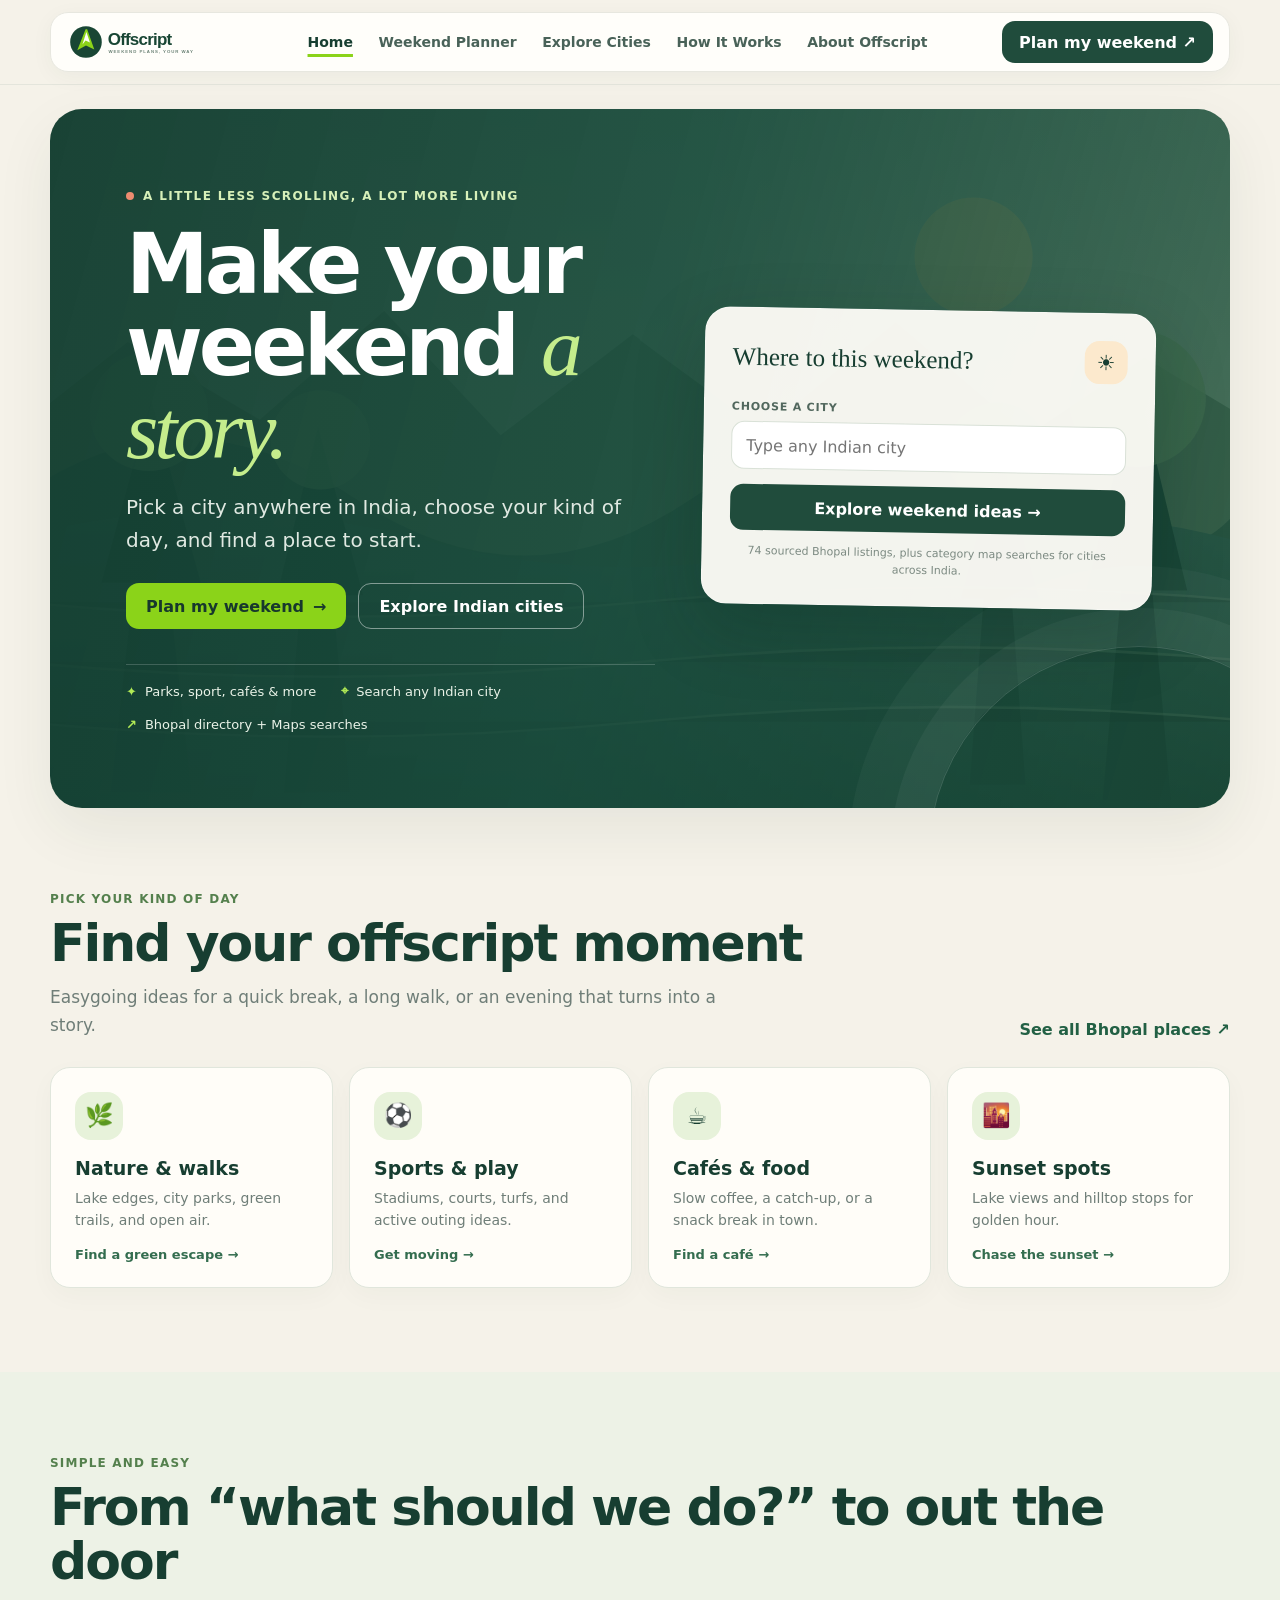
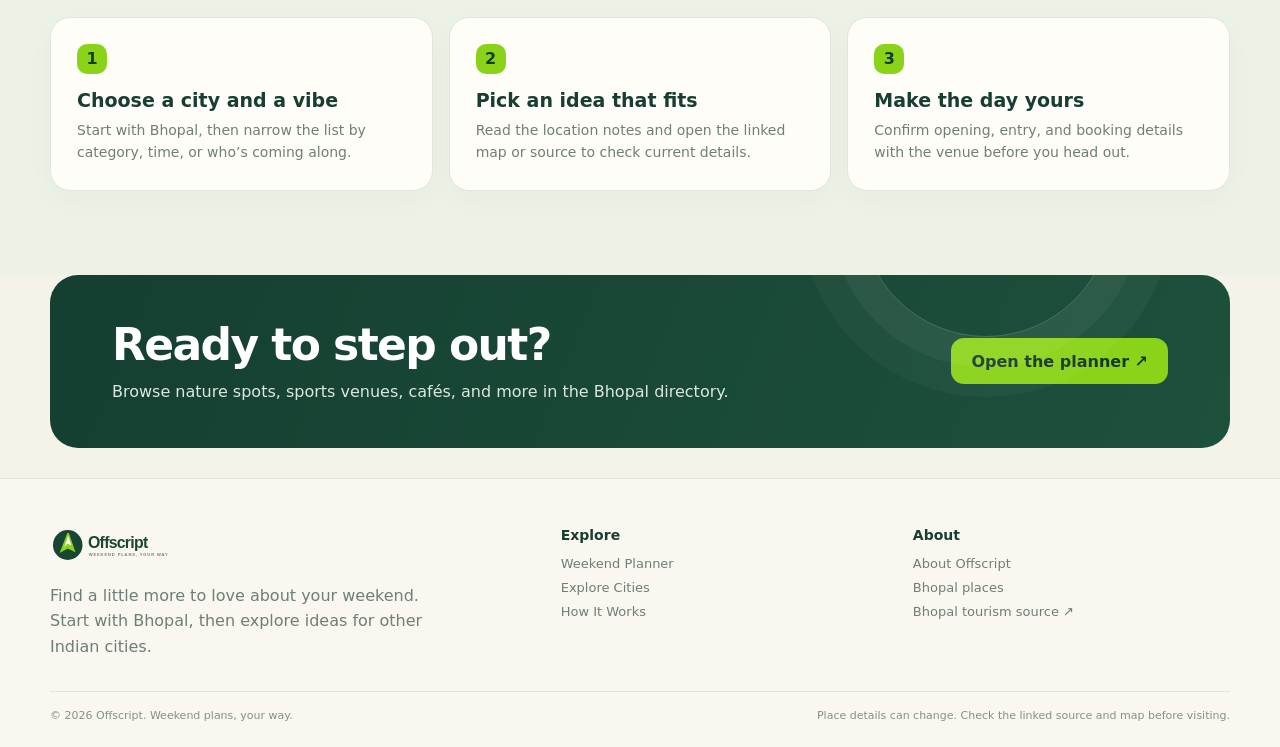
<file: index.html>
<!doctype html>
<html lang="en">
<head><meta charset="utf-8"><meta name="viewport" content="width=device-width, initial-scale=1"><meta name="description" content="Plan a weekend in any Indian city. Browse Bhopal's sourced place directory or explore city searches across India."><title>Offscript — Weekend plans across India</title><link rel="icon" href="assets/offscript-logo.svg" type="image/svg+xml"><link rel="stylesheet" href="assets/styles.css"><link rel="stylesheet" href="assets/pages.css"><script src="assets/india-cities.js" defer></script><script src="assets/shared.js" defer></script></head>
<body data-page="home"><header class="site-header" data-site-header></header>
<main>
  <section class="wrap hero"><div><span class="eyebrow">A little less scrolling, a lot more living</span><h1>Make your weekend <em>a story.</em></h1><p class="hero-copy">Pick a city anywhere in India, choose your kind of day, and find a place to start.</p><div class="hero-actions"><a class="button lime" href="weekend-planner.html">Plan my weekend <span aria-hidden="true">→</span></a><a class="button outline" href="explore-cities.html">Explore Indian cities</a></div><div class="hero-points"><span><b>✦</b> Parks, sport, cafés & more</span><span><b>⌖</b> Search any Indian city</span><span><b>↗</b> Bhopal directory + Maps searches</span></div></div>
  <aside class="hero-card"><div class="hero-card-head"><h2>Where to this weekend?</h2><span class="sun-icon" aria-hidden="true">☀️</span></div><label class="field-label" for="home-city">Choose a city</label><input class="city-input" id="home-city" list="home-cities" placeholder="Type any Indian city" autocomplete="off"><datalist id="home-cities"><option>Bhopal</option><option>Delhi</option><option>Mumbai</option><option>Bengaluru</option><option>Hyderabad</option><option>Chennai</option><option>Kolkata</option><option>Jaipur</option></datalist><a class="button" id="home-plan-link" href="weekend-planner.html?city=Bhopal">Explore weekend ideas →</a><p class="micro-copy">74 sourced Bhopal listings, plus category map searches for cities across India.</p></aside></section>
  <section class="section"><div class="wrap"><div class="section-head"><div><p class="section-eyebrow">Pick your kind of day</p><h2>Find your offscript moment</h2><p class="section-sub">Easygoing ideas for a quick break, a long walk, or an evening that turns into a story.</p></div><a class="text-link" href="weekend-planner.html">See all Bhopal places ↗</a></div><div class="category-grid"><article class="category-card"><div class="category-icon">🌿</div><h3>Nature & walks</h3><p>Lake edges, city parks, green trails, and open air.</p><a href="weekend-planner.html?category=nature">Find a green escape →</a></article><article class="category-card"><div class="category-icon">⚽</div><h3>Sports & play</h3><p>Stadiums, courts, turfs, and active outing ideas.</p><a href="weekend-planner.html?category=sports">Get moving →</a></article><article class="category-card"><div class="category-icon">☕</div><h3>Cafés & food</h3><p>Slow coffee, a catch-up, or a snack break in town.</p><a href="weekend-planner.html?category=cafe">Find a café →</a></article><article class="category-card"><div class="category-icon">🌇</div><h3>Sunset spots</h3><p>Lake views and hilltop stops for golden hour.</p><a href="weekend-planner.html?category=sunset">Chase the sunset →</a></article></div></div></section>
  <section class="section section-soft"><div class="wrap"><div class="section-head"><div><p class="section-eyebrow">Simple and easy</p><h2>From “what should we do?” to out the door</h2></div></div><div class="step-grid"><article class="step-card"><span class="step-number">1</span><h3>Choose a city and a vibe</h3><p>Start with Bhopal, then narrow the list by category, time, or who’s coming along.</p></article><article class="step-card"><span class="step-number">2</span><h3>Pick an idea that fits</h3><p>Read the location notes and open the linked map or source to check current details.</p></article><article class="step-card"><span class="step-number">3</span><h3>Make the day yours</h3><p>Confirm opening, entry, and booking details with the venue before you head out.</p></article></div></div></section>
  <section class="wrap dark-cta"><div><h2>Ready to step out?</h2><p>Browse nature spots, sports venues, cafés, and more in the Bhopal directory.</p></div><a class="button lime" href="weekend-planner.html">Open the planner ↗</a></section>
</main><footer class="site-footer" data-site-footer></footer>
<script>window.addEventListener('DOMContentLoaded',()=>{const homeCity=document.querySelector('#home-city');const homeCityList=document.querySelector('#home-cities');(window.INDIA_CITY_GROUPS||[]).flatMap(group=>group.cities).forEach(city=>{if(![...homeCityList.options].some(option=>option.value.toLowerCase()===city.toLowerCase()))homeCityList.append(new Option(city))});document.querySelector('#home-plan-link').addEventListener('click',e=>{e.preventDefault();location.href=`weekend-planner.html?city=${encodeURIComponent(homeCity.value.trim()||'Bhopal')}`})})</script></body></html>
</file>
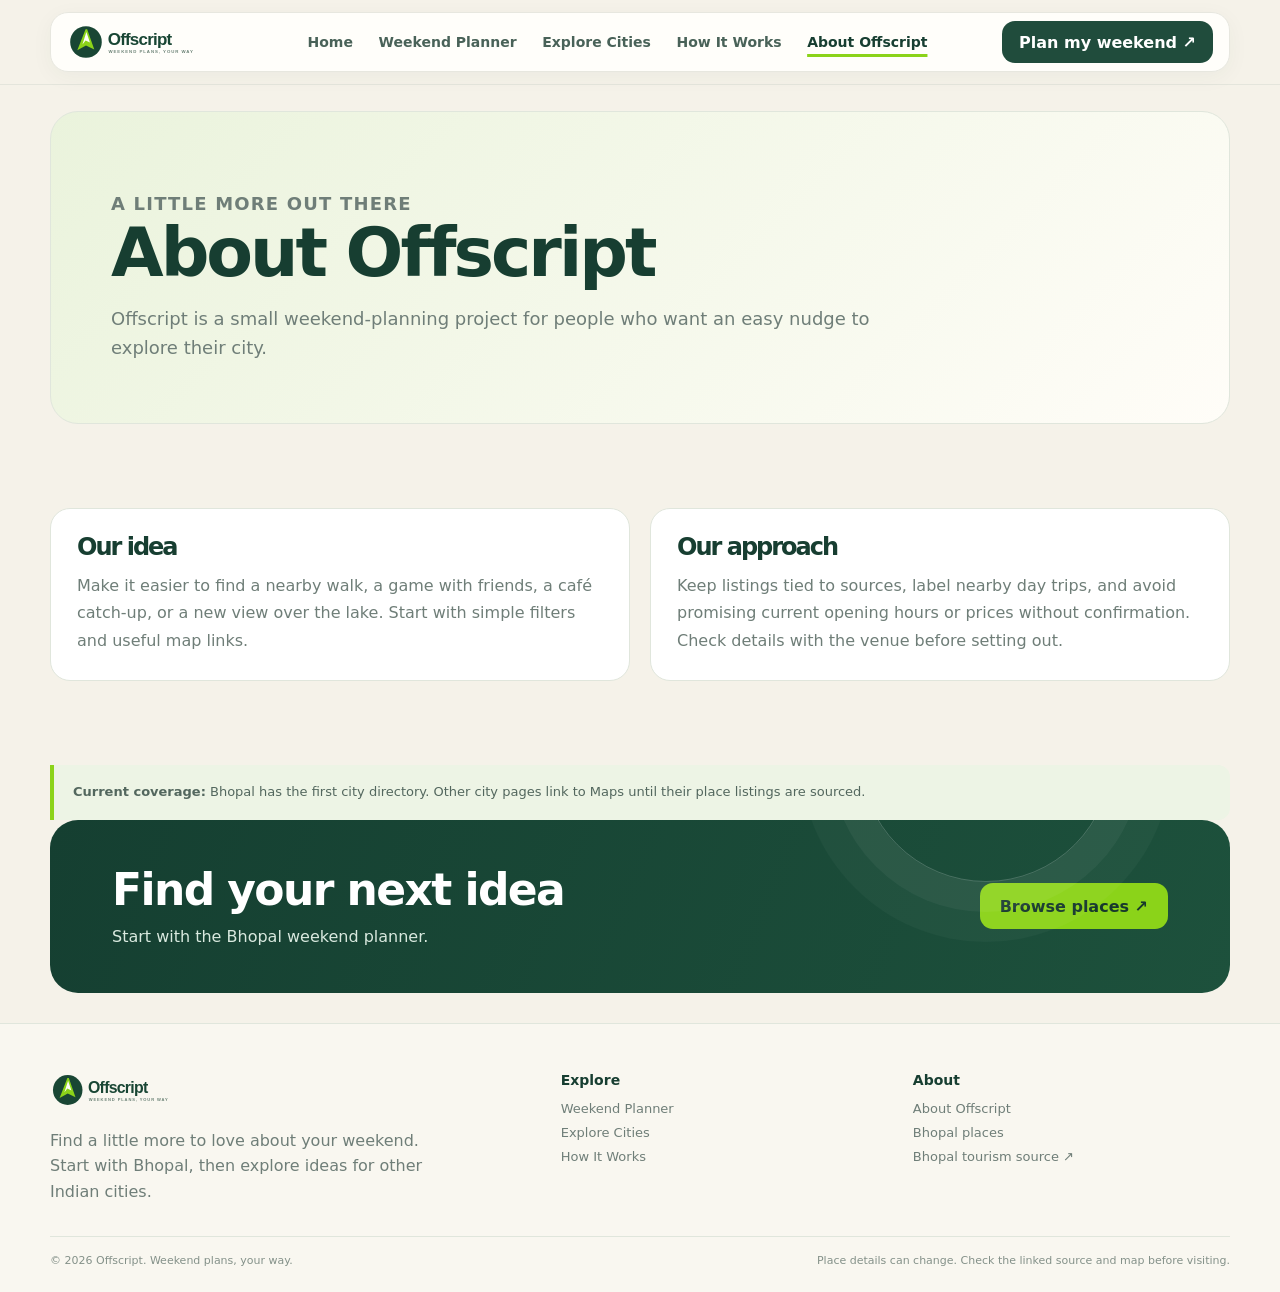
<file: about.html>
<!doctype html>
<html lang="en"><head><meta charset="utf-8"><meta name="viewport" content="width=device-width, initial-scale=1"><meta name="description" content="Offscript helps people find approachable weekend ideas and local places."><title>About Offscript</title><link rel="icon" href="assets/offscript-logo.svg" type="image/svg+xml"><link rel="stylesheet" href="assets/styles.css"><link rel="stylesheet" href="assets/pages.css"><script src="assets/shared.js" defer></script></head>
<body data-page="about"><header class="site-header" data-site-header></header><main><section class="wrap page-banner"><p class="section-eyebrow">A little more out there</p><h1>About Offscript</h1><p>Offscript is a small weekend-planning project for people who want an easy nudge to explore their city.</p></section><section class="section"><div class="wrap about-columns"><article class="about-card"><h2>Our idea</h2><p>Make it easier to find a nearby walk, a game with friends, a café catch-up, or a new view over the lake. Start with simple filters and useful map links.</p></article><article class="about-card"><h2>Our approach</h2><p>Keep listings tied to sources, label nearby day trips, and avoid promising current opening hours or prices without confirmation. Check details with the venue before setting out.</p></article></div></section><section class="wrap note-panel"><strong>Current coverage:</strong> Bhopal has the first city directory. Other city pages link to Maps until their place listings are sourced.</section><section class="wrap dark-cta"><div><h2>Find your next idea</h2><p>Start with the Bhopal weekend planner.</p></div><a class="button lime" href="weekend-planner.html">Browse places ↗</a></section></main><footer class="site-footer" data-site-footer></footer></body></html>
</file>
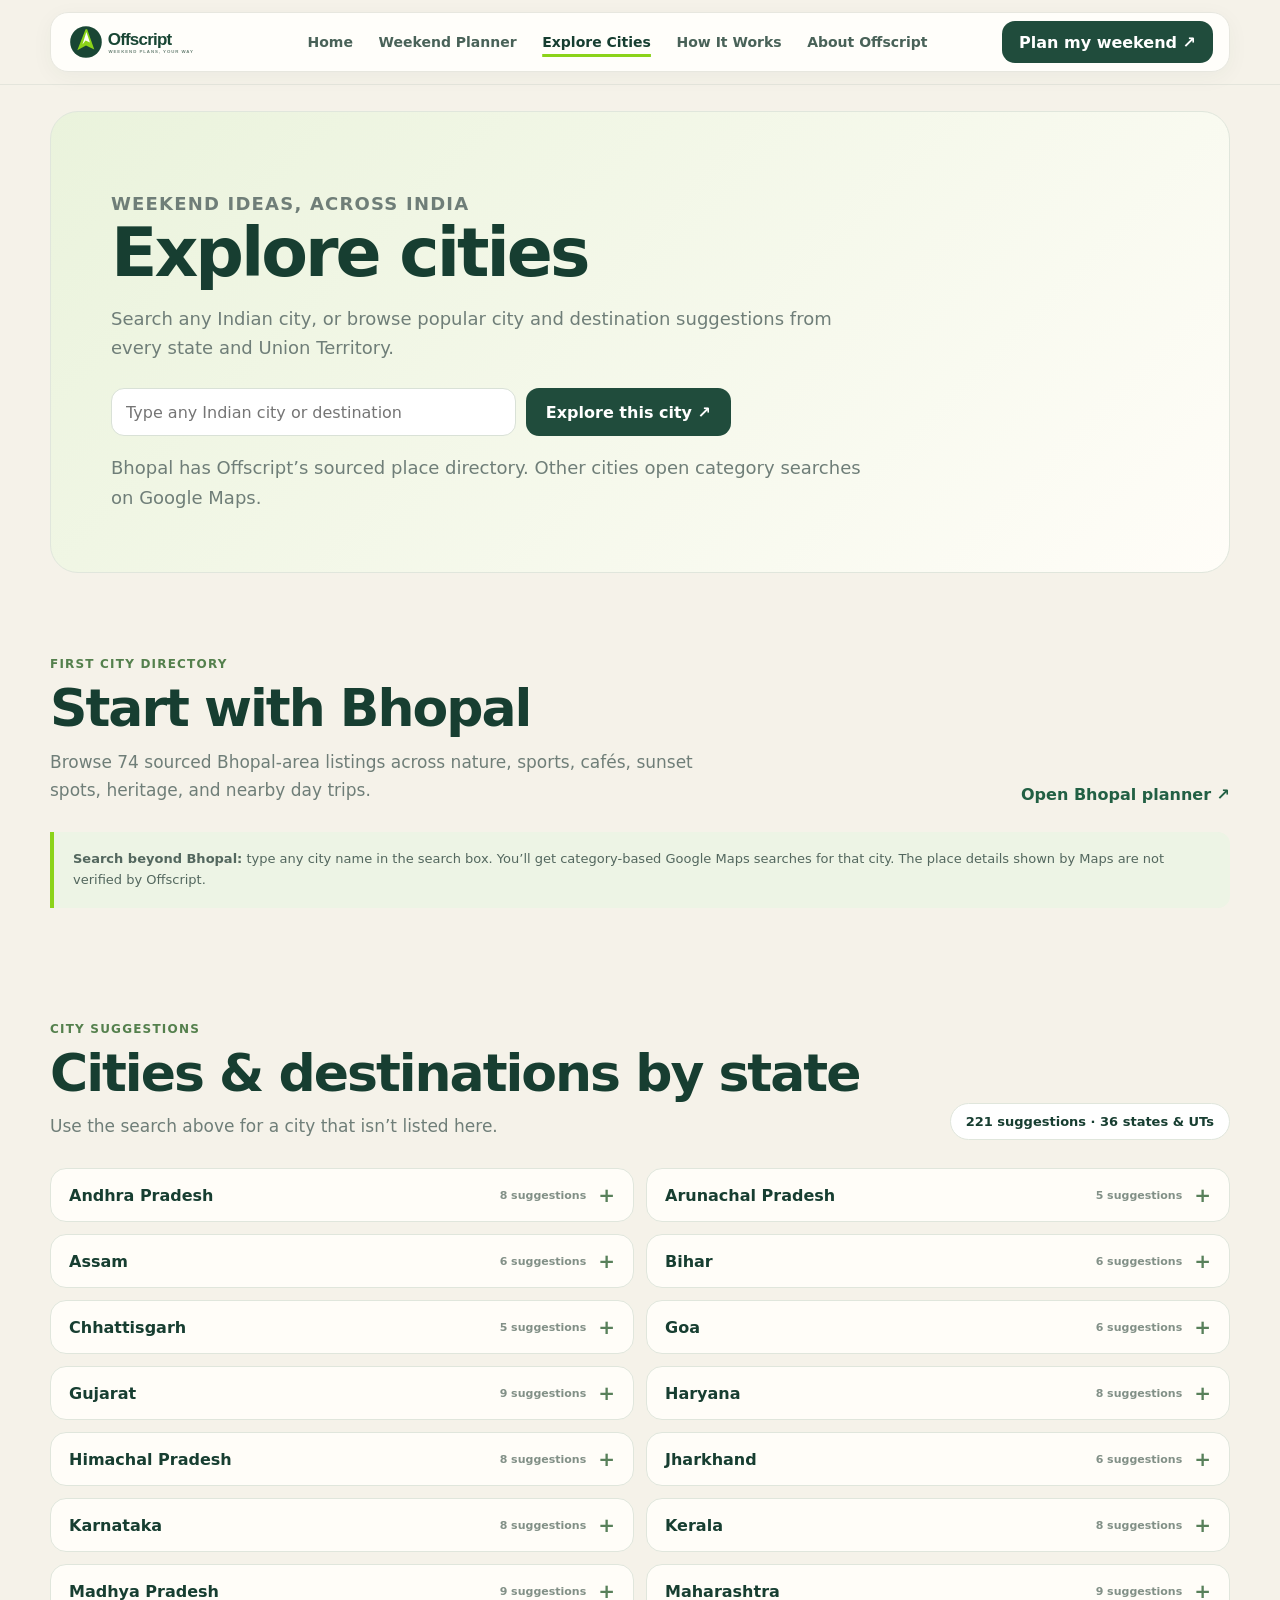
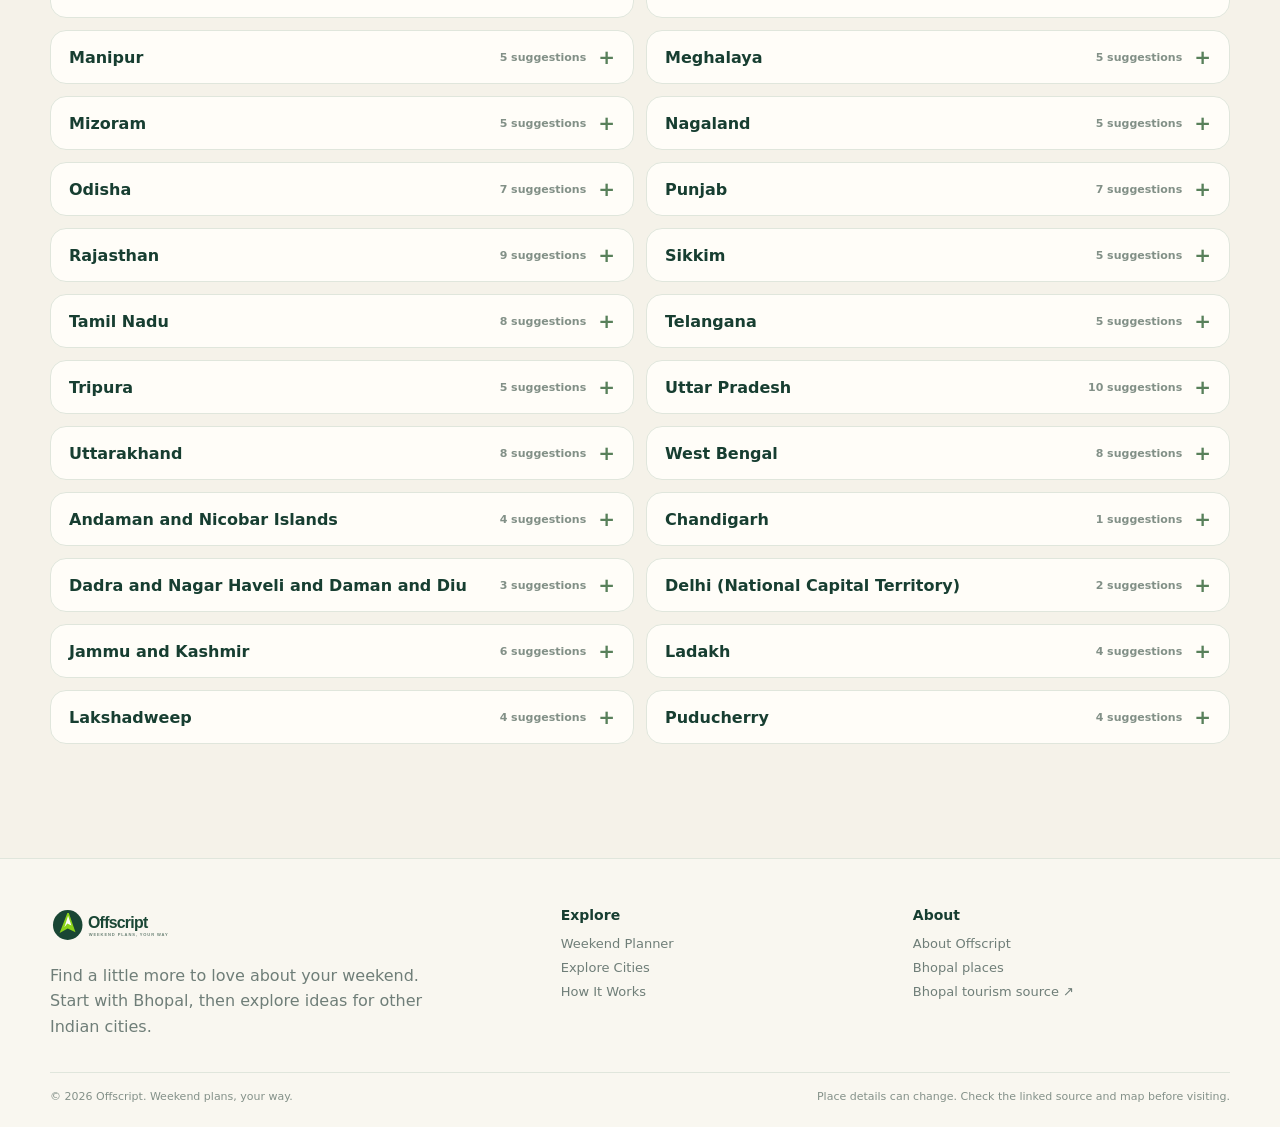
<file: explore-cities.html>
<!doctype html>
<html lang="en">
<head>
  <meta charset="utf-8"><meta name="viewport" content="width=device-width, initial-scale=1">
  <meta name="description" content="Explore city and destination suggestions from every Indian state and union territory. Search any city for local weekend ideas.">
  <title>Explore Cities Across India — Offscript</title>
  <link rel="icon" href="assets/offscript-logo.svg" type="image/svg+xml"><link rel="stylesheet" href="assets/styles.css"><link rel="stylesheet" href="assets/pages.css">
  <script src="assets/india-cities.js" defer></script><script src="assets/shared.js" defer></script><script src="assets/city-directory.js" defer></script>
</head>
<body data-page="cities"><header class="site-header" data-site-header></header>
<main>
  <section class="wrap page-banner"><p class="section-eyebrow">Weekend ideas, across India</p><h1>Explore cities</h1><p>Search any Indian city, or browse popular city and destination suggestions from every state and Union Territory.</p>
    <form class="city-search-inline" id="explore-city-form"><input class="city-input" id="explore-city" list="explore-cities" placeholder="Type any Indian city or destination" autocomplete="off"><datalist id="explore-cities"></datalist><button class="button" type="submit">Explore this city ↗</button></form>
    <p class="micro-copy explore-note">Bhopal has Offscript’s sourced place directory. Other cities open category searches on Google Maps.</p>
  </section>
  <section class="section"><div class="wrap"><div class="section-head"><div><p class="section-eyebrow">First city directory</p><h2>Start with Bhopal</h2><p class="section-sub">Browse 74 sourced Bhopal-area listings across nature, sports, cafés, sunset spots, heritage, and nearby day trips.</p></div><a class="text-link" href="weekend-planner.html?city=Bhopal">Open Bhopal planner ↗</a></div>
    <div class="note-panel all-india-note"><strong>Search beyond Bhopal:</strong> type any city name in the search box. You’ll get category-based Google Maps searches for that city. The place details shown by Maps are not verified by Offscript.</div>
  </div></section>
  <section class="section state-directory-section"><div class="wrap"><div class="section-head"><div><p class="section-eyebrow">City suggestions</p><h2>Cities & destinations by state</h2><p class="section-sub">Use the search above for a city that isn’t listed here.</p></div><span id="city-directory-count" class="count-badge"></span></div><div id="city-directory" class="state-directory"></div></div></section>
</main><footer class="site-footer" data-site-footer></footer></body></html>
</file>
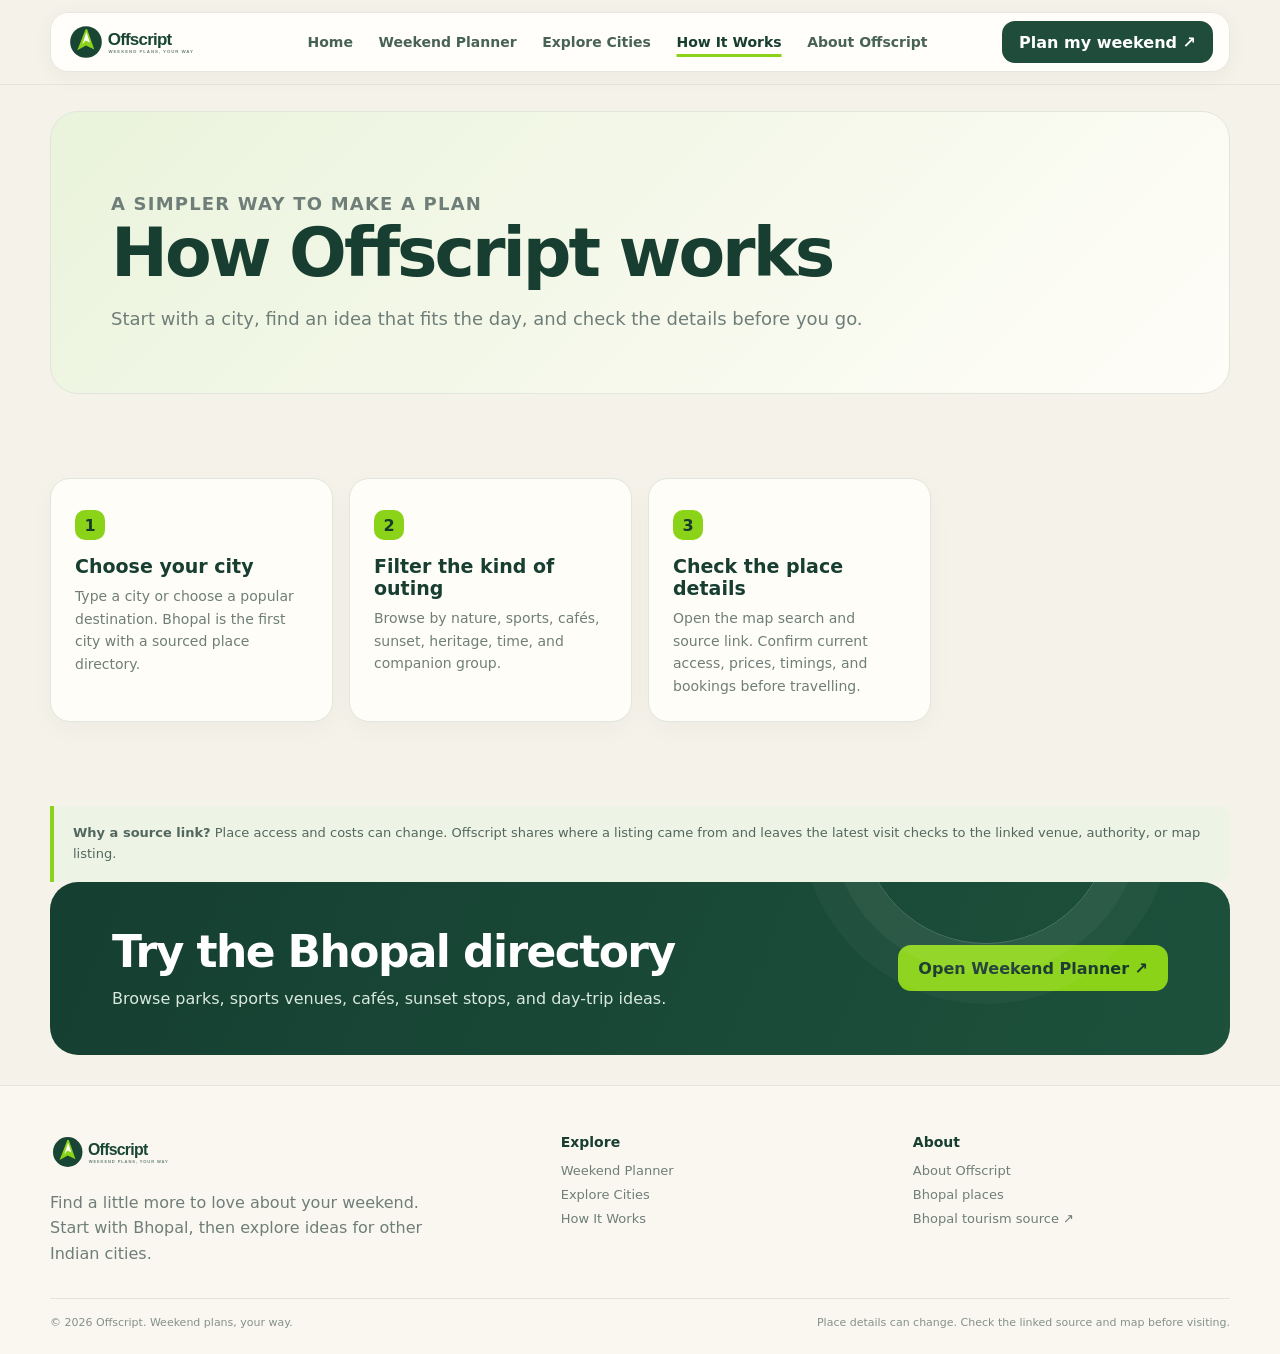
<file: how-it-works.html>
<!doctype html>
<html lang="en"><head><meta charset="utf-8"><meta name="viewport" content="width=device-width, initial-scale=1"><meta name="description" content="How Offscript turns your city, time, and outing mood into a weekend idea."><title>How It Works — Offscript</title><link rel="icon" href="assets/offscript-logo.svg" type="image/svg+xml"><link rel="stylesheet" href="assets/styles.css"><link rel="stylesheet" href="assets/pages.css"><script src="assets/shared.js" defer></script></head>
<body data-page="how"><header class="site-header" data-site-header></header><main><section class="wrap page-banner"><p class="section-eyebrow">A simpler way to make a plan</p><h1>How Offscript works</h1><p>Start with a city, find an idea that fits the day, and check the details before you go.</p></section><section class="section"><div class="wrap step-grid steps-wrap"><article class="step-card"><span class="step-number">1</span><h3>Choose your city</h3><p>Type a city or choose a popular destination. Bhopal is the first city with a sourced place directory.</p></article><article class="step-card"><span class="step-number">2</span><h3>Filter the kind of outing</h3><p>Browse by nature, sports, cafés, sunset, heritage, time, and companion group.</p></article><article class="step-card"><span class="step-number">3</span><h3>Check the place details</h3><p>Open the map search and source link. Confirm current access, prices, timings, and bookings before travelling.</p></article></div></section><section class="wrap note-panel"><strong>Why a source link?</strong> Place access and costs can change. Offscript shares where a listing came from and leaves the latest visit checks to the linked venue, authority, or map listing.</section><section class="wrap dark-cta"><div><h2>Try the Bhopal directory</h2><p>Browse parks, sports venues, cafés, sunset stops, and day-trip ideas.</p></div><a class="button lime" href="weekend-planner.html">Open Weekend Planner ↗</a></section></main><footer class="site-footer" data-site-footer></footer></body></html>
</file>
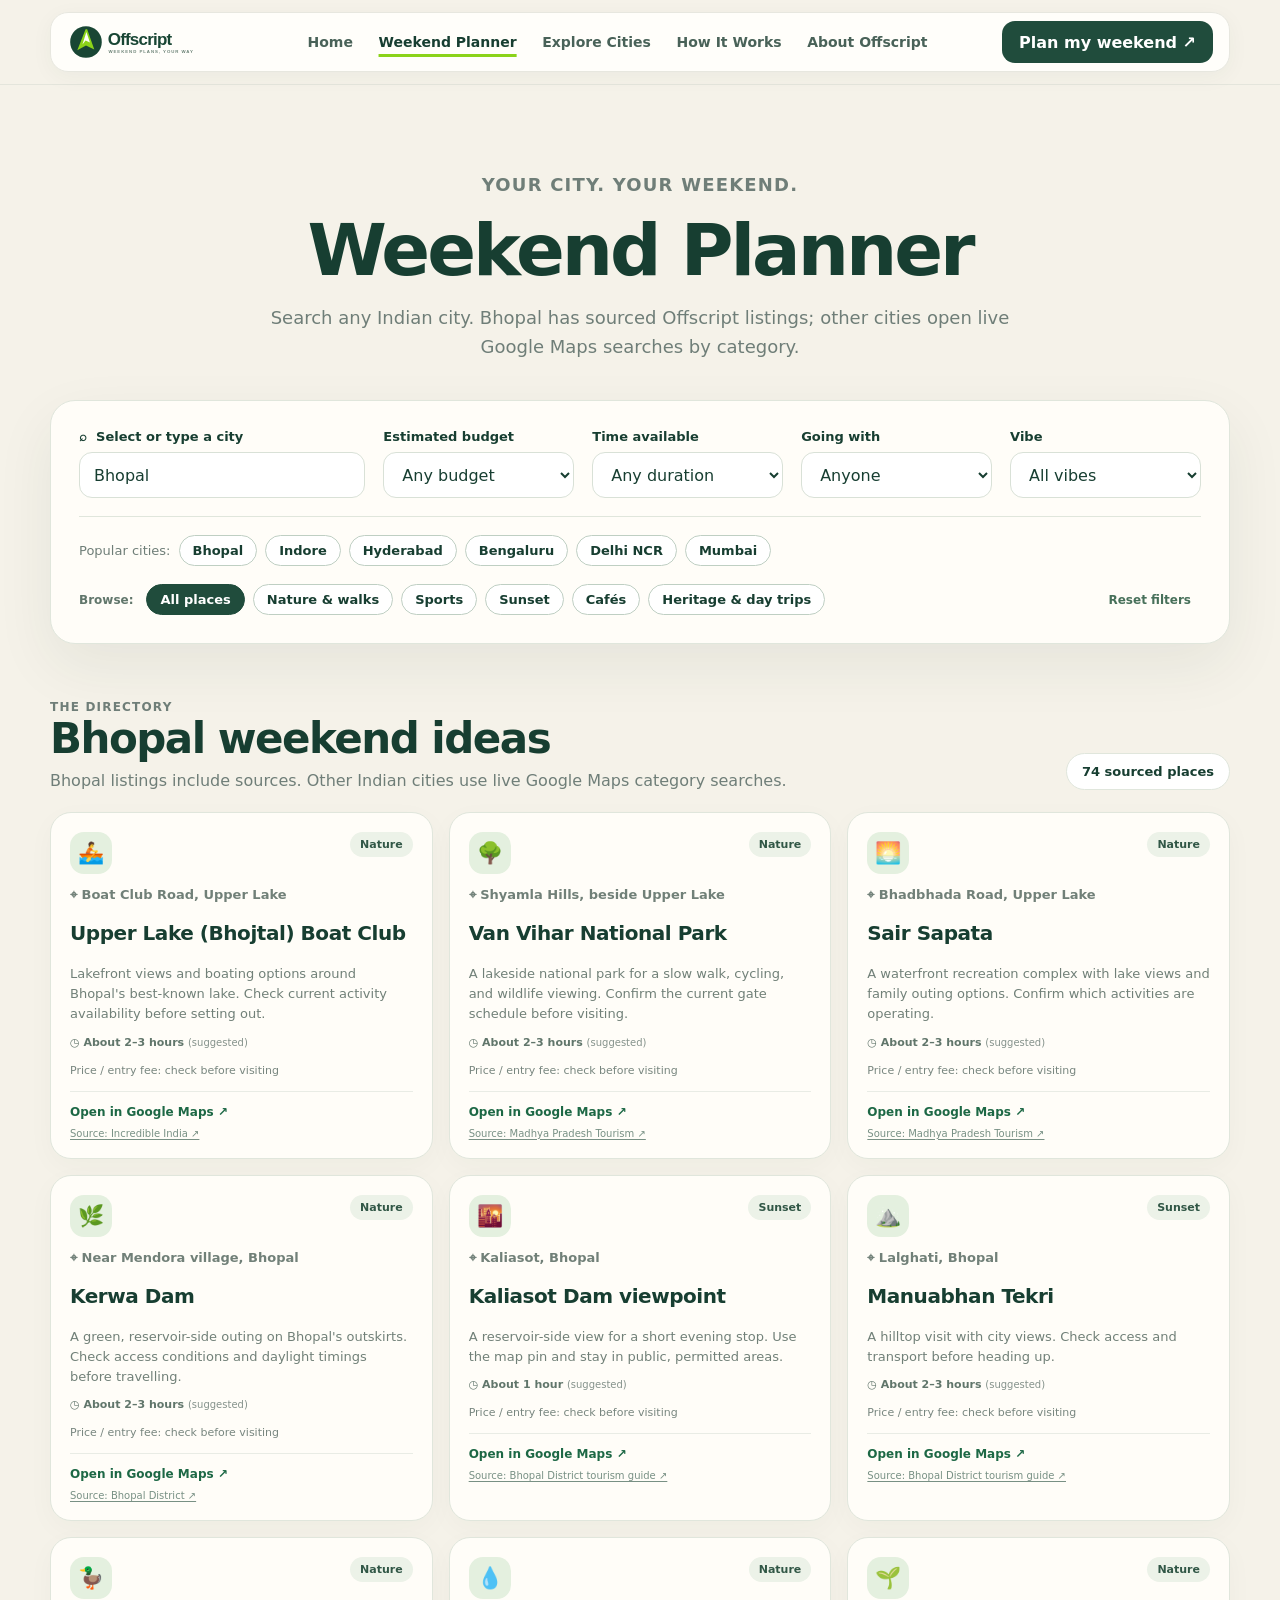
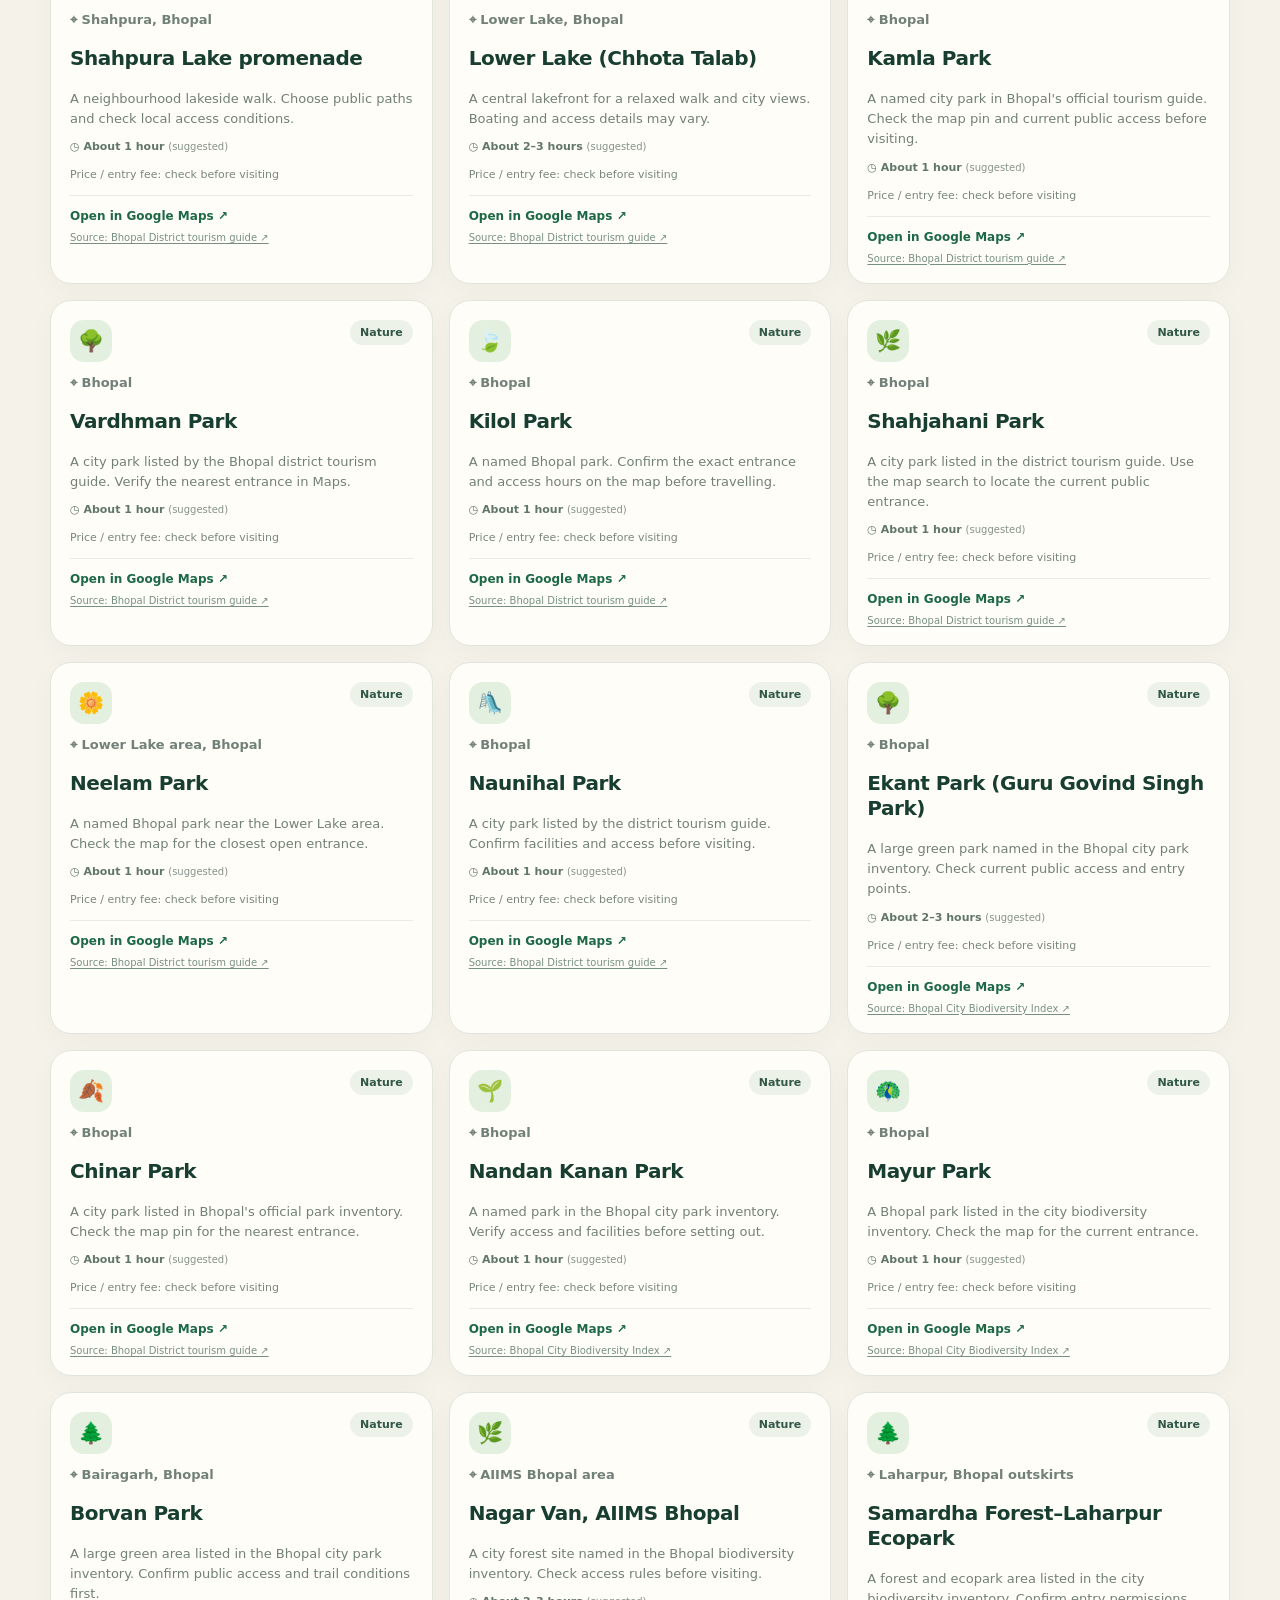
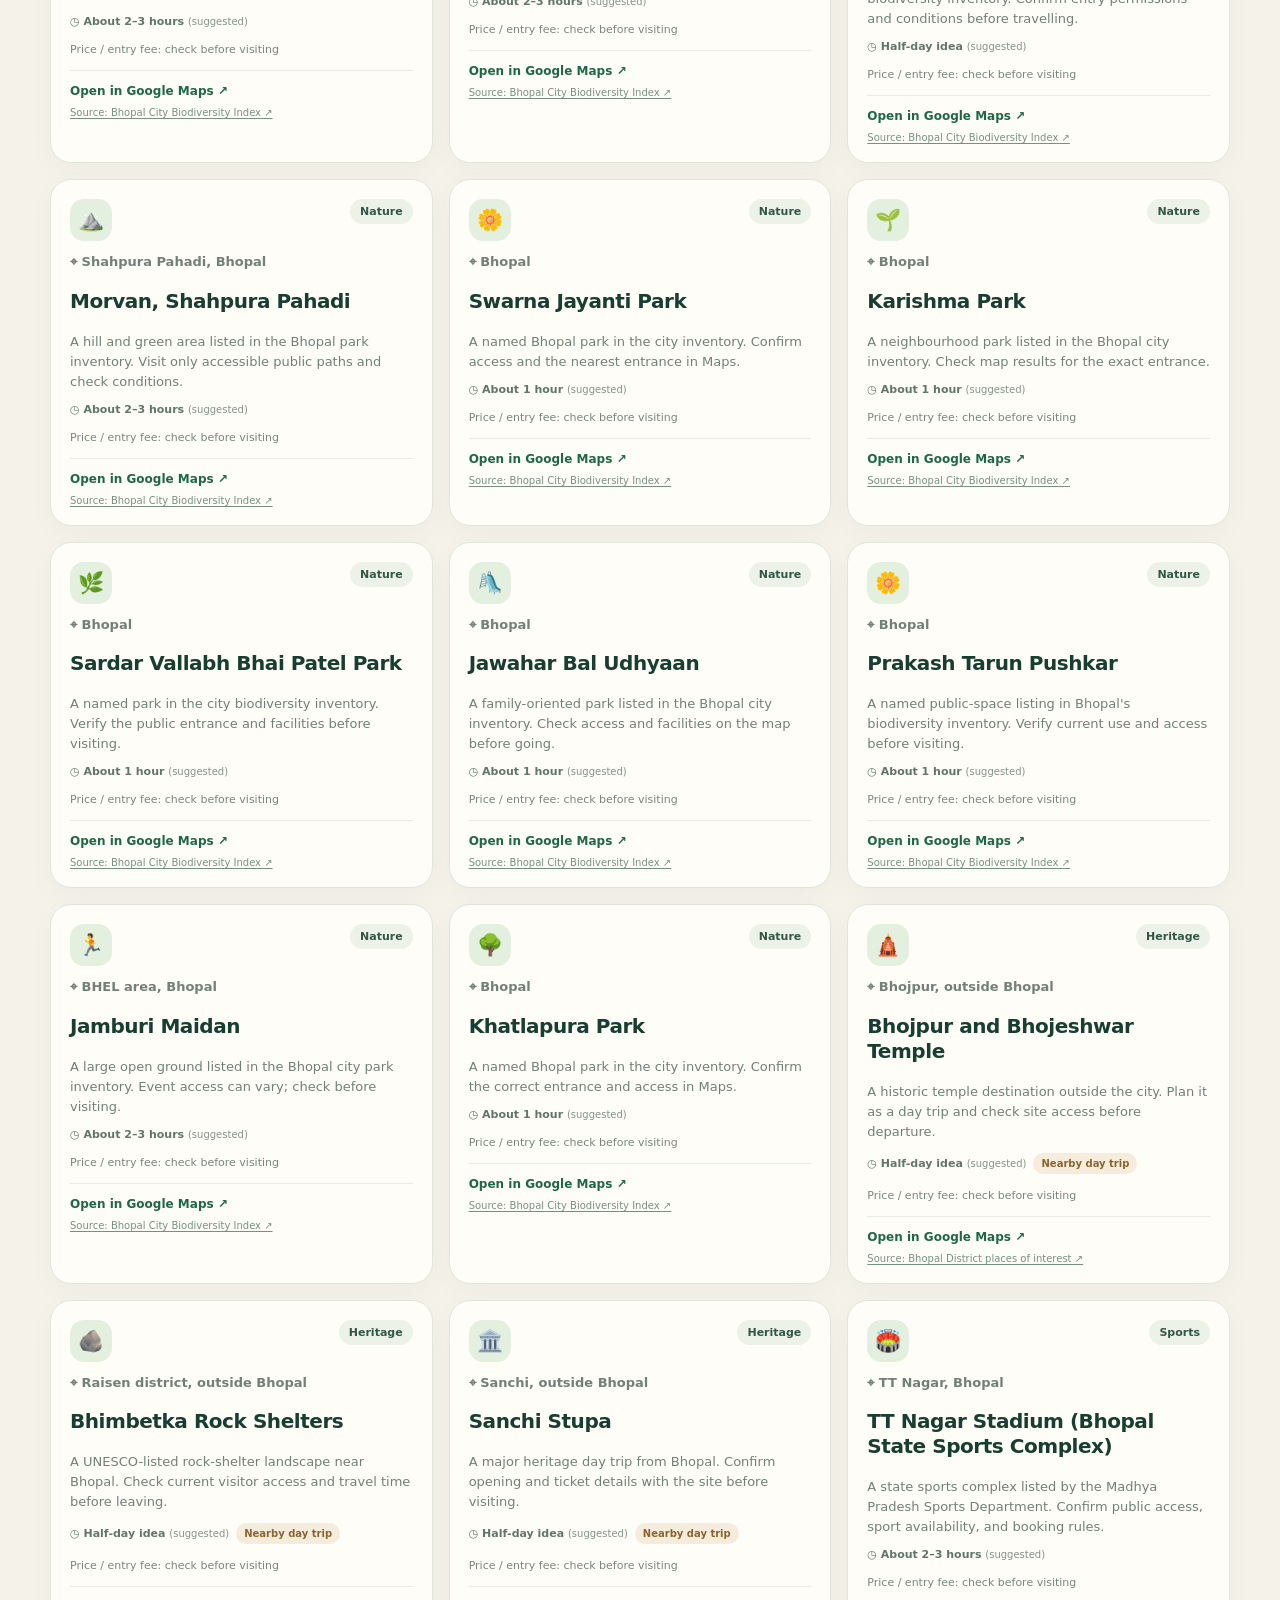
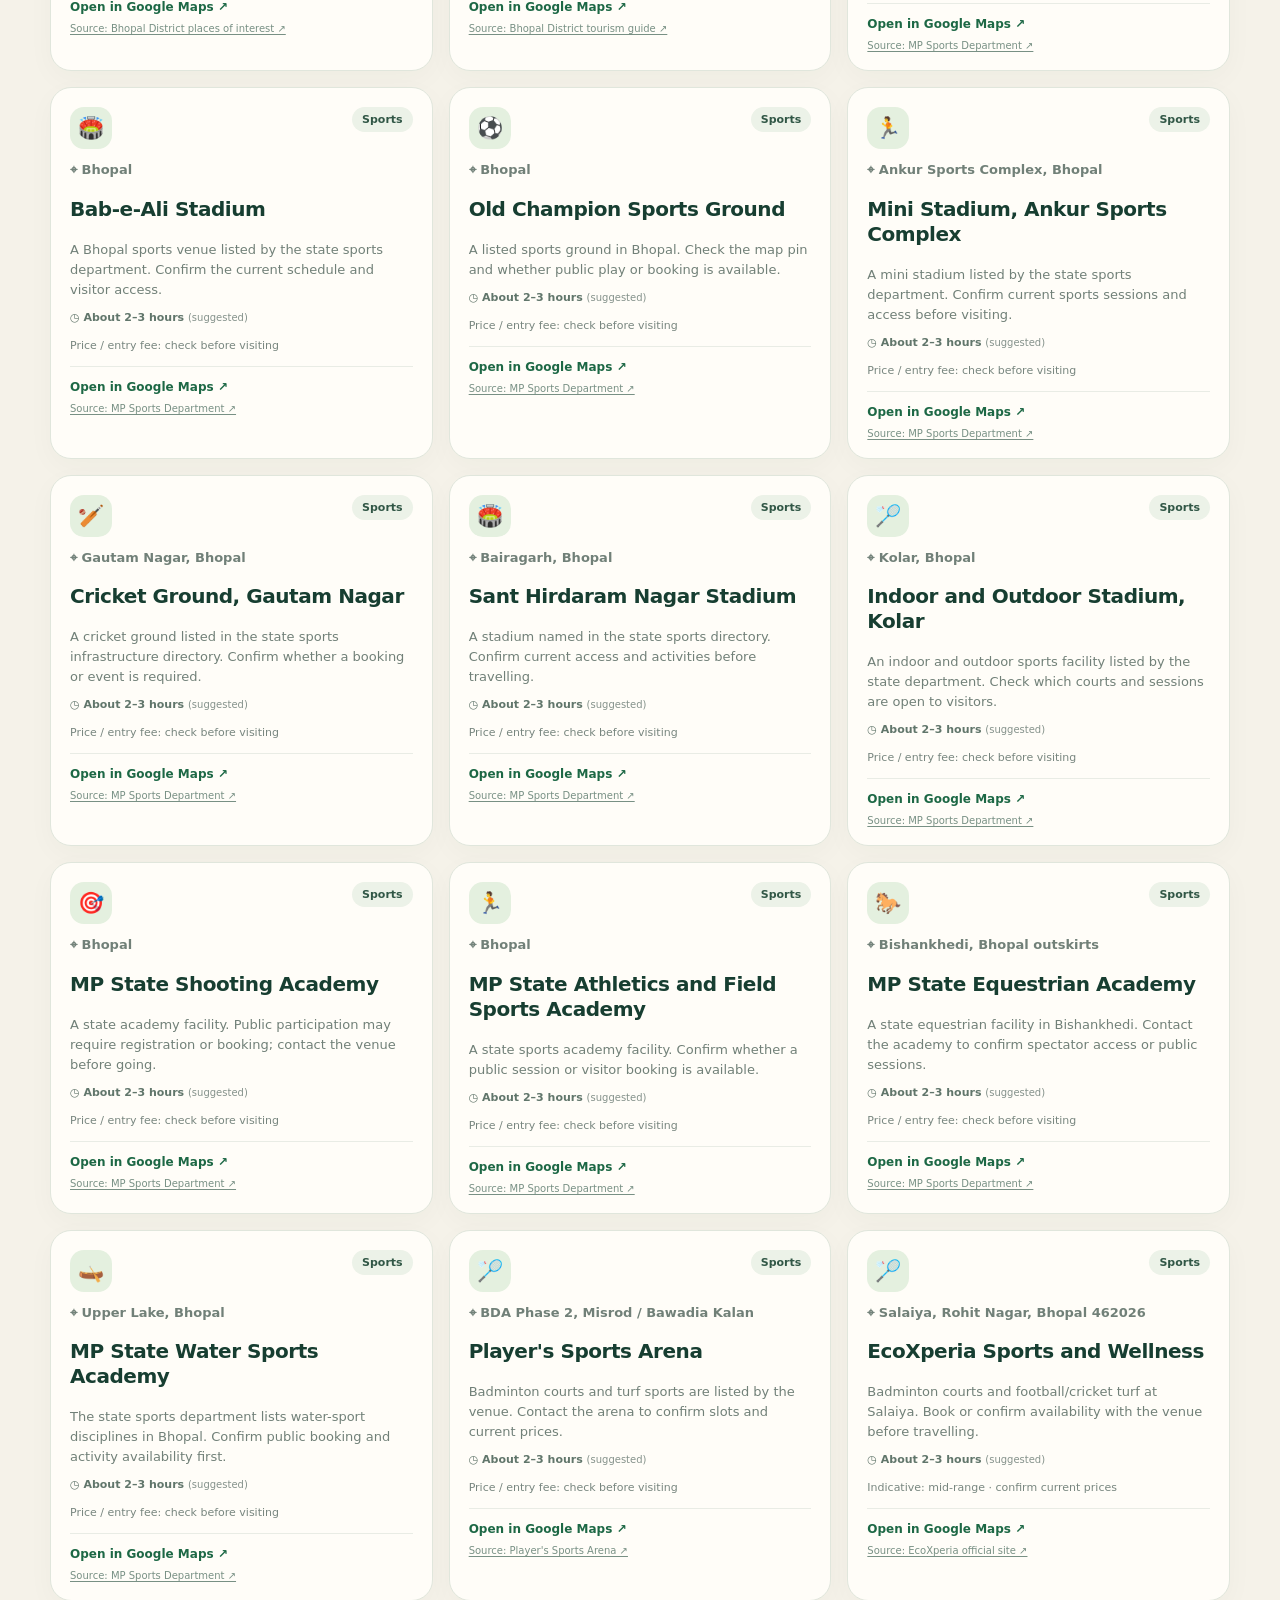
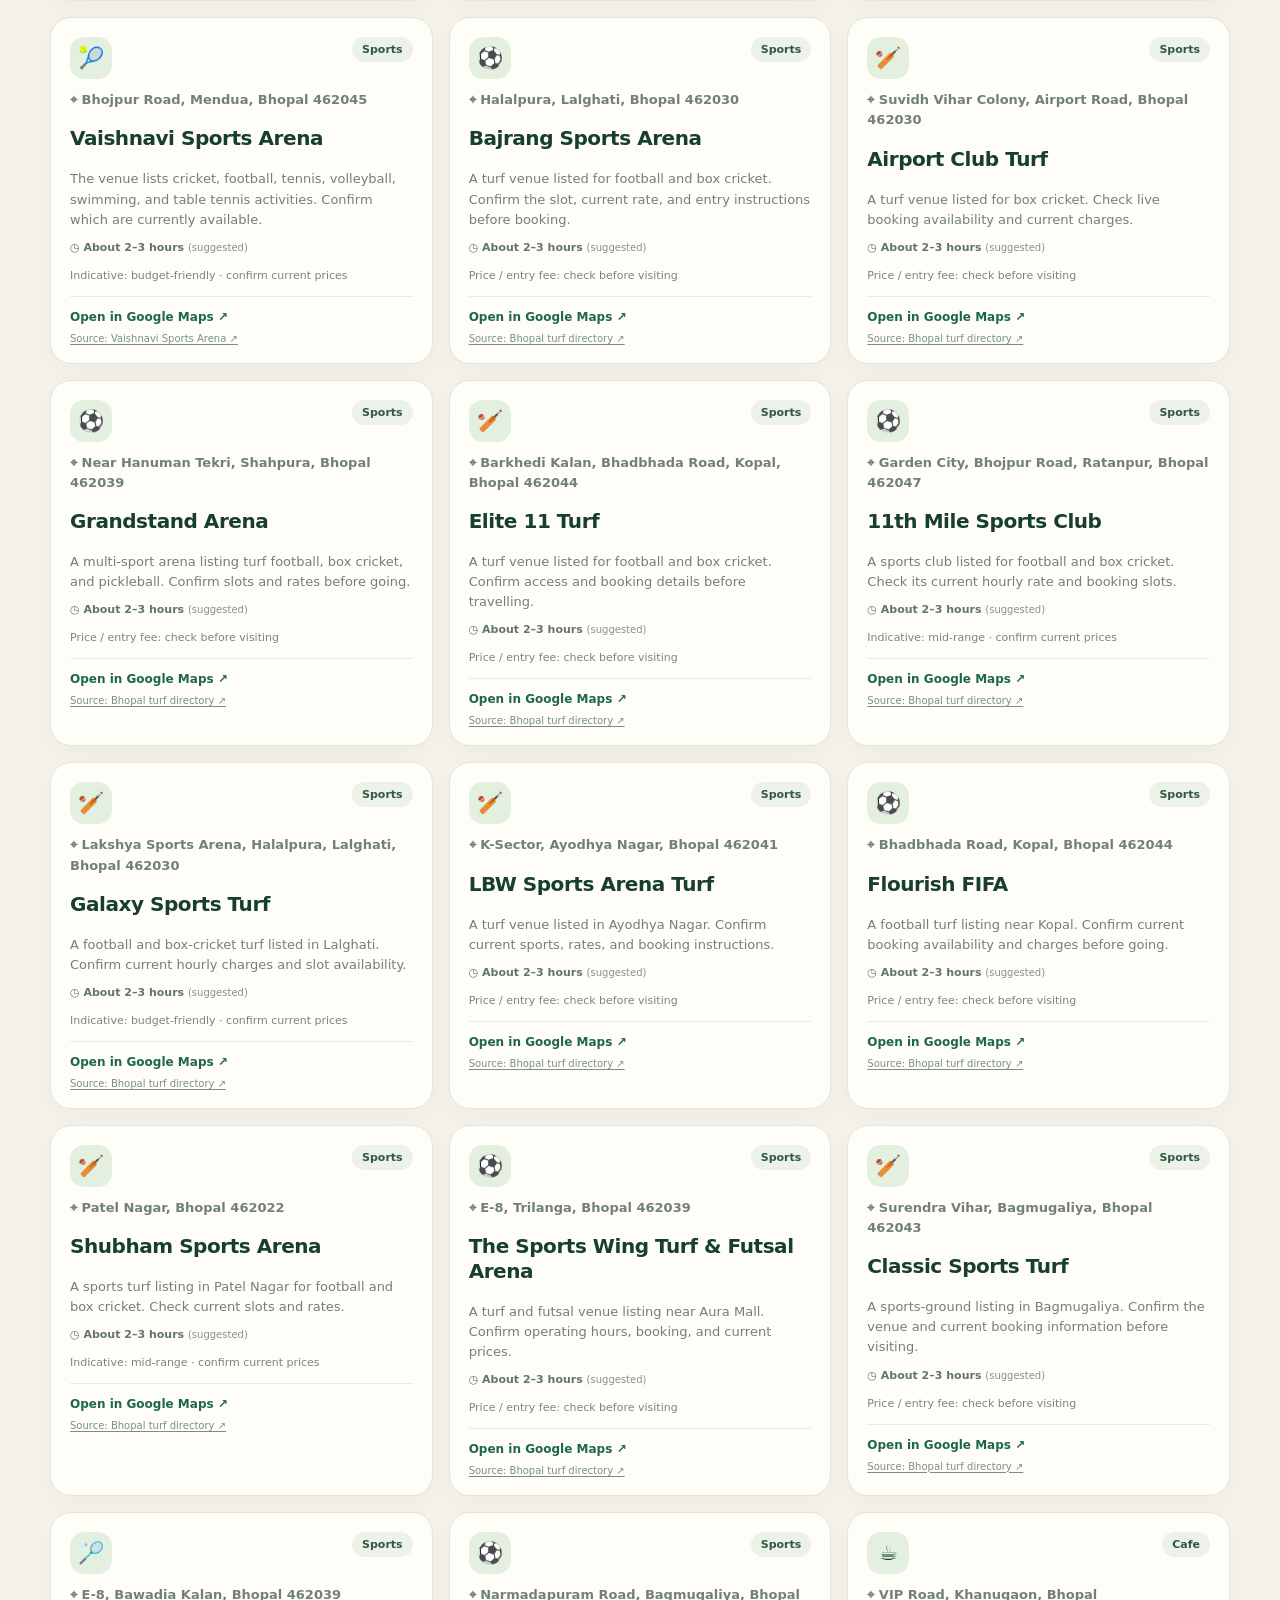
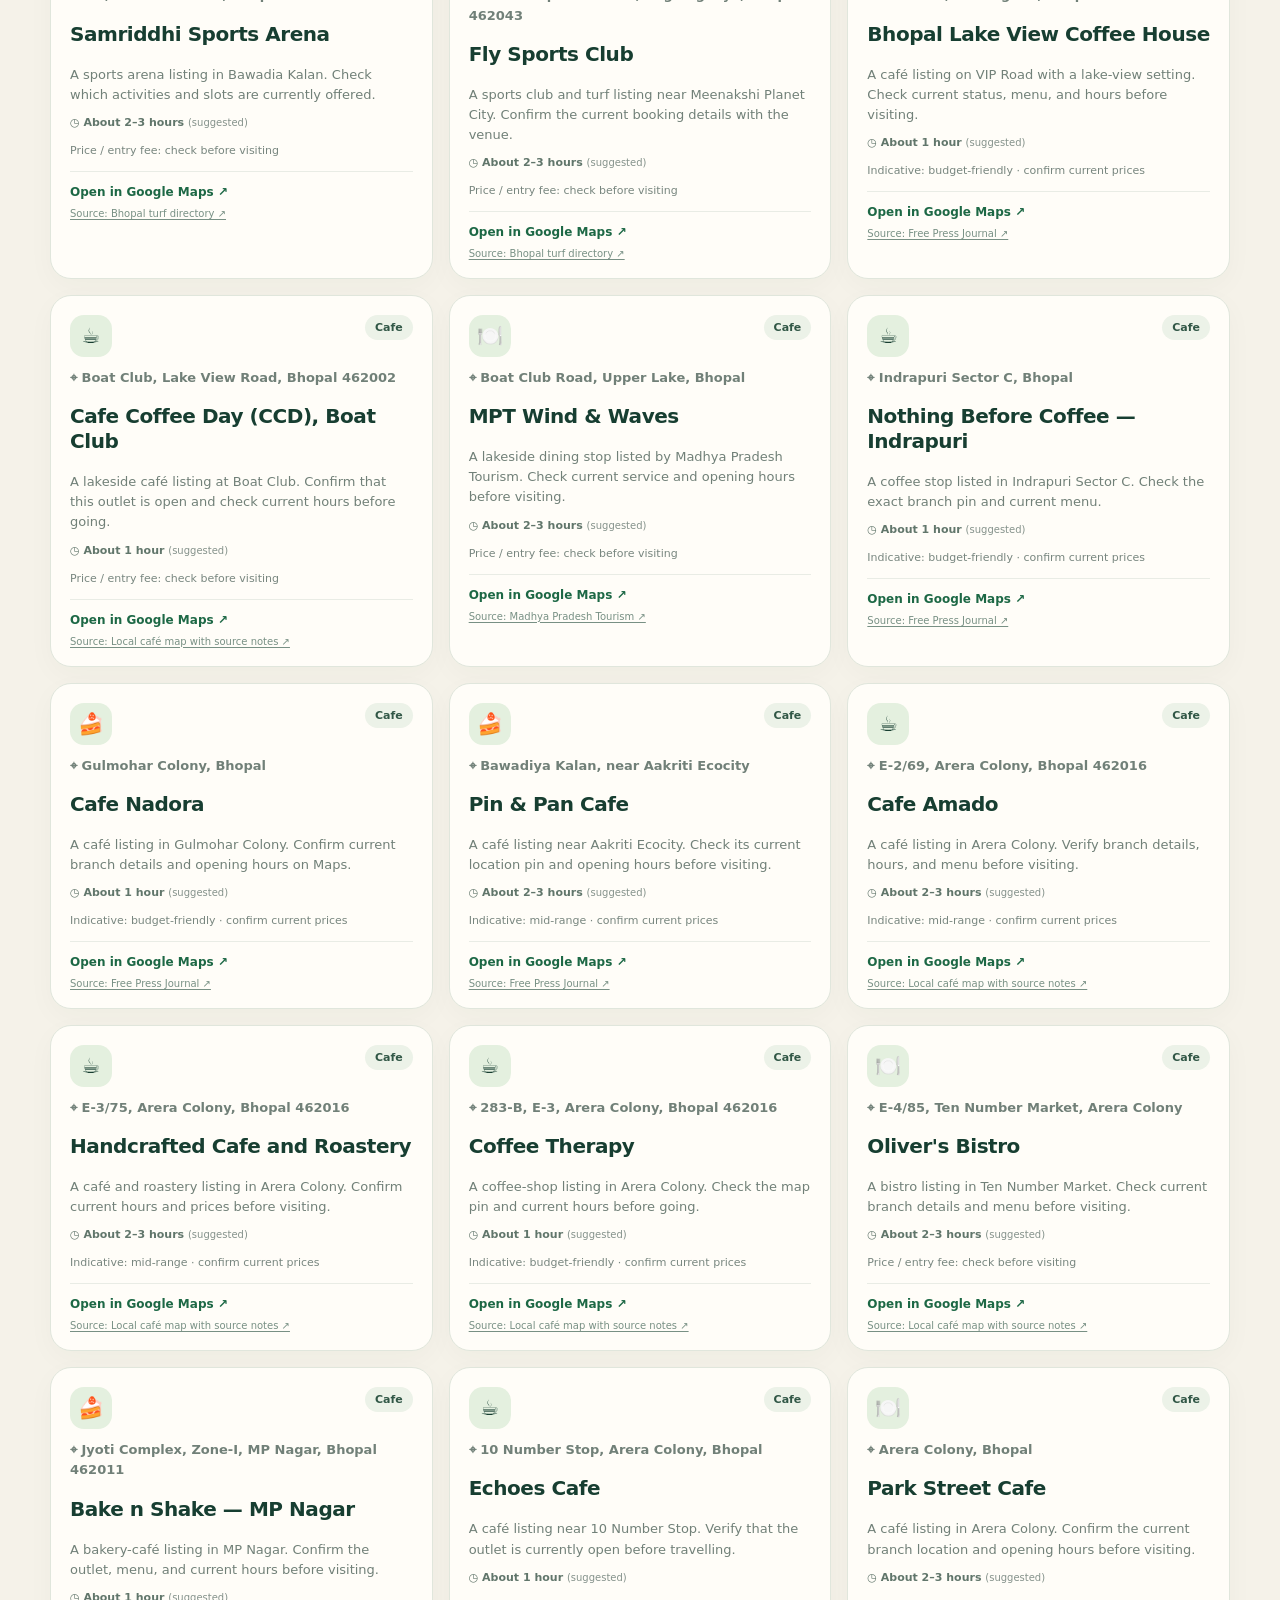
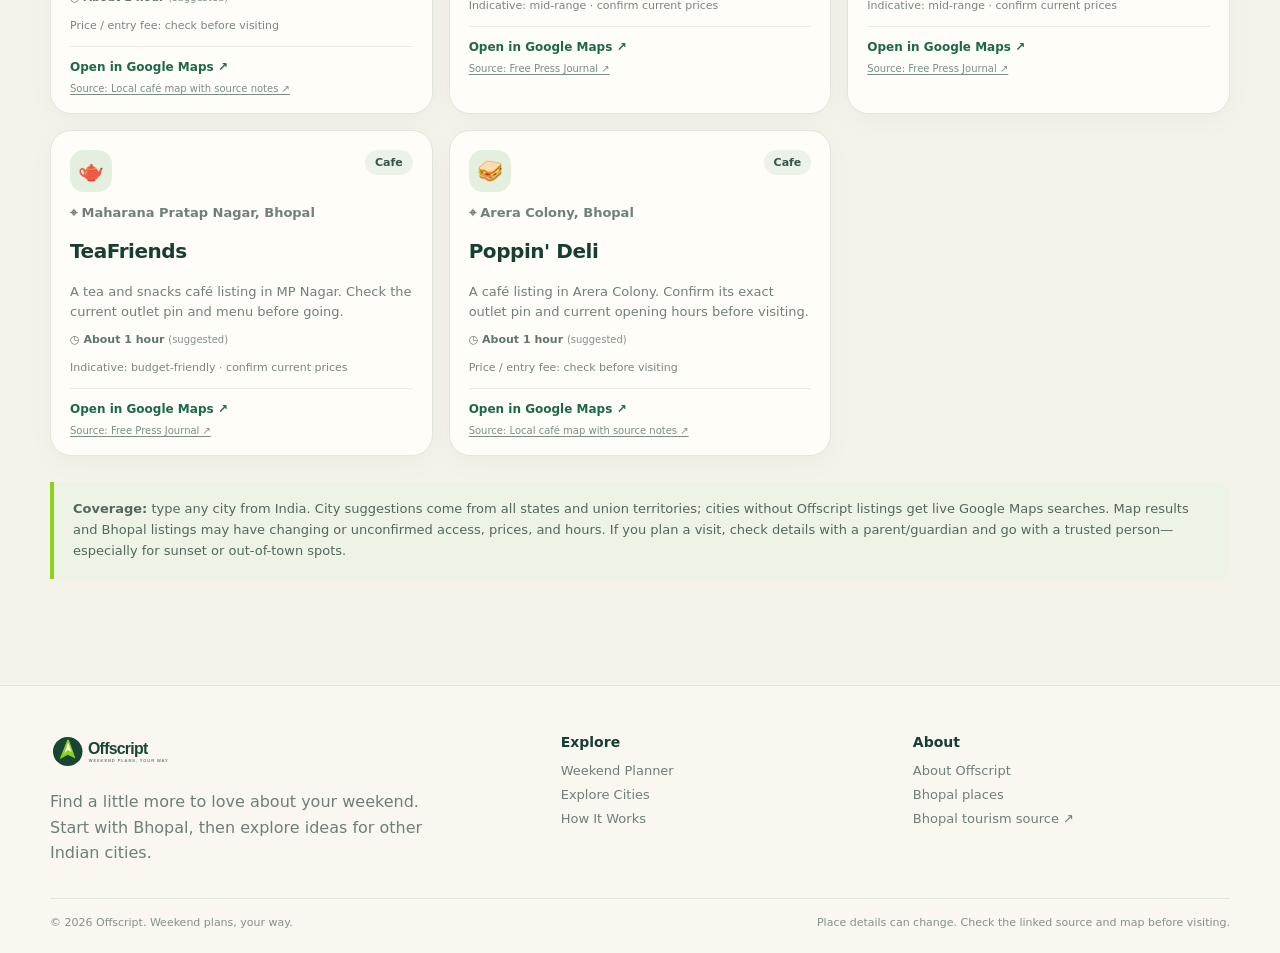
<file: weekend-planner.html>
<!doctype html>
<html lang="en">
<head><meta charset="utf-8"><meta name="viewport" content="width=device-width, initial-scale=1"><meta name="description" content="Search any Indian city for weekend ideas: Bhopal recommendations or live Google Maps place searches across India."><title>Weekend Planner Across India — Offscript</title><link rel="icon" href="assets/offscript-logo.svg" type="image/svg+xml"><link rel="stylesheet" href="assets/styles.css"><link rel="stylesheet" href="assets/pages.css"><script src="assets/places.js" defer></script><script src="assets/india-cities.js" defer></script><script src="assets/shared.js" defer></script><script src="assets/planner.js" defer></script></head>
<body data-page="planner"><header class="site-header" data-site-header></header><main>
  <section class="planner-intro wrap"><p class="section-eyebrow">Your city. Your weekend.</p><h1>Weekend Planner</h1><p>Search any Indian city. Bhopal has sourced Offscript listings; other cities open live Google Maps searches by category.</p></section>
  <section class="wrap filter-panel" aria-label="Weekend planner filters"><form id="planner-filters"><div class="filter-grid"><div class="filter-item"><label for="city">⌕ &nbsp;Select or type a city</label><input class="city-input" id="city" name="city" list="city-options" value="Bhopal" placeholder="Type an Indian city" autocomplete="off"><datalist id="city-options"><option>Bhopal</option><option>Indore</option><option>Hyderabad</option><option>Bengaluru</option><option>Delhi NCR</option><option>Mumbai</option><option>Pune</option><option>Jaipur</option></datalist></div>
    <div class="filter-item"><label for="budget">Estimated budget</label><select class="filter-select" id="budget" name="budget"><option value="all">Any budget</option><option value="low">Budget-friendly estimate</option><option value="mid">Mid-range estimate</option><option value="unknown">Price not listed</option></select></div>
    <div class="filter-item"><label for="duration">Time available</label><select class="filter-select" id="duration" name="duration"><option value="all">Any duration</option><option value="short">About 1 hour</option><option value="half">About 2–3 hours</option><option value="full">Half-day idea</option></select></div>
    <div class="filter-item"><label for="companion">Going with</label><select class="filter-select" id="companion" name="companion"><option value="any">Anyone</option><option value="solo">Solo</option><option value="friends">Friends</option><option value="partner">Partner</option><option value="family">Family</option></select></div>
    <div class="filter-item"><label for="vibe">Vibe</label><select class="filter-select" id="vibe" name="vibe"><option value="all">All vibes</option><option value="nature">Nature & walks</option><option value="sports">Sports & play</option><option value="heritage">Heritage</option><option value="sunset">Sunset</option><option value="cafe">Cafés & food</option></select></div></div>
    <div class="quick-row"><span>Popular cities:</span><button class="quick-chip" type="button" data-city="Bhopal">Bhopal</button><button class="quick-chip" type="button" data-city="Indore">Indore</button><button class="quick-chip" type="button" data-city="Hyderabad">Hyderabad</button><button class="quick-chip" type="button" data-city="Bengaluru">Bengaluru</button><button class="quick-chip" type="button" data-city="Delhi NCR">Delhi NCR</button><button class="quick-chip" type="button" data-city="Mumbai">Mumbai</button></div>
    <div class="category-row" aria-label="Place category"><span class="filter-caption">Browse:</span><button class="category-chip active" type="button" data-category="all" aria-pressed="true">All places</button><button class="category-chip" type="button" data-category="nature" aria-pressed="false">Nature & walks</button><button class="category-chip" type="button" data-category="sports" aria-pressed="false">Sports</button><button class="category-chip" type="button" data-category="sunset" aria-pressed="false">Sunset</button><button class="category-chip" type="button" data-category="cafe" aria-pressed="false">Cafés</button><button class="category-chip" type="button" data-category="heritage" aria-pressed="false">Heritage & day trips</button><button class="clear-button" id="clear-filters" type="button">Reset filters</button></div>
  </form></section>
  <section class="wrap results"><div class="results-head"><div><p class="section-eyebrow">The directory</p><h2 id="results-title">Bhopal weekend ideas</h2><p>Bhopal listings include sources. Other Indian cities use live Google Maps category searches.</p></div><span class="count-badge" id="result-count">Loading places…</span></div><div class="cards" id="place-results" aria-live="polite"></div><div class="empty-state" id="empty-state" hidden><div class="empty-icon">⌕</div><h3 id="empty-title">No places match these filters</h3><p id="empty-copy"></p><a class="button" id="city-map-link" target="_blank" rel="noopener" hidden>Find places in Google Maps ↗</a><div class="map-category-grid" id="city-map-categories" hidden></div><button class="button" id="empty-reset" type="button">Reset filters</button></div><div class="note-panel planner-note"><strong>Coverage:</strong> type any city from India. City suggestions come from all states and union territories; cities without Offscript listings get live Google Maps searches. Map results and Bhopal listings may have changing or unconfirmed access, prices, and hours. If you plan a visit, check details with a parent/guardian and go with a trusted person—especially for sunset or out-of-town spots.</div></section>
</main><footer class="site-footer" data-site-footer></footer><script>const query=new URLSearchParams(location.search);if(query.get('city'))document.querySelector('#city').value=query.get('city');if(query.get('category')){const chosen=query.get('category');const button=document.querySelector(`[data-category="${chosen}"]`);if(button)button.click()}</script></body></html>
</file>
<file: assets/styles.css>
:root{--paper:#f5f2e9;--surface:#fffdf8;--ink:#173e31;--green:#204c3c;--lime:#8bd319;--mint:#e7f2da;--muted:#6f7e78;--line:#e0e6dc;--coral:#ed8c70;--shadow:0 22px 60px #183b2c12;--radius:24px}*{box-sizing:border-box}html{scroll-behavior:smooth}body{margin:0;background:var(--paper);color:var(--ink);font-family:Inter,ui-sans-serif,system-ui,-apple-system,"Segoe UI",sans-serif;-webkit-font-smoothing:antialiased}a{color:inherit}button,input,select{font:inherit}button{cursor:pointer}.wrap{width:min(1180px,calc(100% - 40px));margin-inline:auto}.site-header{position:sticky;top:0;z-index:20;padding:12px 0;background:#f5f2e9eF;backdrop-filter:blur(16px);border-bottom:1px solid #e4e5dc}.nav-shell{display:flex;align-items:center;justify-content:space-between;gap:24px;min-height:56px;padding:8px 16px;border:1px solid #e7e7df;border-radius:18px;background:#fffefa;box-shadow:0 5px 22px #163a2c0b}.brand img{display:block;width:166px;height:auto}.nav-links{display:flex;align-items:center;gap:clamp(12px,2vw,27px)}.nav-links a{text-decoration:none;color:#496258;font-size:14px;font-weight:650;white-space:nowrap}.nav-links a:hover,.nav-links a[aria-current=page]{color:var(--ink)}.nav-links a[aria-current=page]{text-decoration:underline;text-decoration-color:var(--lime);text-decoration-thickness:3px;text-underline-offset:7px}.nav-cta,.button{display:inline-flex;align-items:center;justify-content:center;gap:9px;min-height:46px;padding:0 20px;border:0;border-radius:13px;background:var(--green);color:white;text-decoration:none;font-weight:750;transition:transform .18s,background .18s}.nav-cta{min-height:42px;padding:0 17px;white-space:nowrap}.button:hover,.nav-cta:hover{background:#153c2e;transform:translateY(-1px)}.button.lime{background:var(--lime);color:#17382d}.button.lime:hover{background:#9de52a}.button.outline{border:1px solid #cbd8cf;background:transparent;color:var(--ink)}.button.outline:hover{background:#edf3e9}.menu-toggle{display:none;border:1px solid var(--line);background:#fff;border-radius:10px;padding:9px;color:var(--ink)}.hero{position:relative;isolation:isolate;overflow:hidden;min-height:590px;display:grid;grid-template-columns:1.08fr .92fr;align-items:center;gap:48px;margin:24px auto 0;padding:clamp(32px,6vw,76px);border-radius:32px;background:linear-gradient(105deg,#143e31f5 0%,#194b3ce8 49%,#1a4a38b3 100%),url("landscape.svg") center/cover;color:white;box-shadow:var(--shadow)}.hero:after{content:"";position:absolute;z-index:-1;width:420px;height:420px;right:-120px;bottom:-260px;border:1px solid #ffffff28;border-radius:50%;box-shadow:0 0 0 38px #ffffff0a,0 0 0 80px #ffffff08}.eyebrow{display:inline-flex;align-items:center;gap:9px;color:#d7f0b9;font-size:12px;font-weight:850;letter-spacing:1.4px;text-transform:uppercase}.eyebrow:before{content:"";width:8px;height:8px;border-radius:50%;background:var(--coral)}h1,h2,h3,p{margin-top:0}.hero h1{max-width:720px;margin:20px 0;font-size:clamp(46px,6.5vw,84px);line-height:.99;letter-spacing:-4px}.hero h1 em{font-family:Georgia,serif;font-weight:500;color:#c5ed8c}.hero-copy{max-width:575px;color:#e0e9e2;font-size:clamp(16px,1.8vw,20px);line-height:1.65}.hero-actions{display:flex;flex-wrap:wrap;gap:12px;margin-top:26px}.hero .button.outline{border-color:#ffffff75;color:white}.hero .button.outline:hover{background:#ffffff16}.hero-points{display:flex;flex-wrap:wrap;gap:18px 25px;margin-top:35px;padding-top:18px;border-top:1px solid #ffffff2e;color:#eaf3e8;font-size:13px}.hero-points span{display:flex;align-items:center;gap:8px}.hero-points b{color:#b2eb56}.hero-card{padding:27px;border:1px solid #ffffff56;border-radius:25px;background:#fffdf8f2;color:var(--ink);box-shadow:0 26px 70px #061e1838;transform:rotate(1deg)}.hero-card-head{display:flex;align-items:center;justify-content:space-between;margin-bottom:22px}.hero-card-head h2{margin:0;font-family:Georgia,serif;font-size:25px;font-weight:500}.sun-icon{display:grid;place-items:center;width:43px;height:43px;border-radius:15px;background:#fce9cd;font-size:21px}.field-label{display:block;margin:15px 0 8px;color:#51675d;font-size:11px;font-weight:850;letter-spacing:.8px;text-transform:uppercase}.city-input,.filter-select,.field-input{width:100%;height:48px;padding:0 14px;border:1px solid #d9e1d7;border-radius:13px;outline:0;background:white;color:var(--ink)}.city-input:focus,.filter-select:focus,.field-input:focus{border-color:#6aa681;box-shadow:0 0 0 3px #80bd7a28}.hero-card .button{width:100%;margin-top:15px}.micro-copy{margin:12px 0 0;color:#7c8a82;text-align:center;font-size:11px;line-height:1.55}.section{padding:84px 0}.section-head{display:flex;align-items:flex-end;justify-content:space-between;gap:22px;margin-bottom:28px}.section-eyebrow{margin-bottom:10px;color:#54804d;font-size:12px;font-weight:850;letter-spacing:1.2px;text-transform:uppercase}.section h2{margin:0;color:var(--ink);font-size:clamp(32px,4.5vw,52px);line-height:1.05;letter-spacing:-2px}.section-sub{max-width:680px;margin:12px 0 0;color:var(--muted);font-size:17px;line-height:1.65}.text-link{color:#226044;font-weight:800;text-decoration:none;white-space:nowrap}.text-link:hover{text-decoration:underline}.category-grid,.step-grid,.city-grid{display:grid;grid-template-columns:repeat(4,1fr);gap:16px}.category-card,.step-card,.city-card{padding:24px;border:1px solid var(--line);border-radius:20px;background:var(--surface);box-shadow:0 8px 26px #183b2c08}.category-icon,.step-icon{display:grid;place-items:center;width:48px;height:48px;margin-bottom:17px;border-radius:16px;background:var(--mint);font-size:23px}.category-card h3,.step-card h3,.city-card h3{margin:0 0 8px;font-size:19px}.category-card p,.step-card p,.city-card p{margin:0;color:var(--muted);font-size:14px;line-height:1.6}.category-card a{display:inline-block;margin-top:15px;color:#346d4f;font-size:13px;font-weight:800;text-decoration:none}.planner-intro{padding:68px 0 38px;text-align:center}.planner-intro .section-eyebrow{margin-bottom:14px}.planner-intro h1{margin:0;color:var(--ink);font-size:clamp(42px,6vw,72px);line-height:1;letter-spacing:-3px}.planner-intro p{max-width:780px;margin:17px auto 0;color:var(--muted);font-size:18px;line-height:1.65}.filter-panel{padding:28px;border:1px solid var(--line);border-radius:25px;background:var(--surface);box-shadow:var(--shadow)}.filter-grid{display:grid;grid-template-columns:1.5fr repeat(4,1fr);gap:18px;align-items:end}.filter-item label{display:block;margin-bottom:8px;font-weight:800;font-size:13px}.filter-item select{height:46px}.quick-row{display:flex;align-items:center;flex-wrap:wrap;gap:8px;margin-top:18px;padding-top:18px;border-top:1px solid var(--line);color:var(--muted);font-size:13px}.quick-chip,.category-chip{padding:7px 13px;border:1px solid #bfcfc3;border-radius:999px;background:white;color:var(--ink);font-size:13px;font-weight:700}.quick-chip:hover,.category-chip:hover,.category-chip.active{border-color:var(--green);background:var(--green);color:white}.category-row{display:flex;align-items:center;flex-wrap:wrap;gap:8px;margin-top:18px}.results{padding:48px 0 76px}.results-head{display:flex;align-items:flex-end;justify-content:space-between;gap:15px;margin-bottom:22px}.results-head h2{margin:0;font-size:clamp(28px,4vw,42px);letter-spacing:-1.5px}.results-head p{margin:8px 0 0;color:var(--muted)}.count-badge{padding:10px 15px;border-radius:999px;background:#fff;border:1px solid var(--line);font-weight:750;font-size:13px;white-space:nowrap}.cards{display:grid;grid-template-columns:repeat(3,minmax(0,1fr));gap:16px}.place-card{display:flex;flex-direction:column;min-height:305px;padding:19px;border:1px solid var(--line);border-radius:21px;background:var(--surface);box-shadow:0 8px 28px #1a3b2e08}.place-top{display:flex;align-items:flex-start;justify-content:space-between;gap:10px}.place-icon{display:grid;place-items:center;width:42px;height:42px;border-radius:14px;background:#e4f0df;font-size:21px}.category-badge,.distance-badge{display:inline-flex;align-items:center;padding:6px 10px;border-radius:999px;background:#ecf2e8;color:#315746;font-size:11px;font-weight:800}.place-card h3{margin:16px 0 7px;font-size:20px;line-height:1.25;letter-spacing:-.45px}.place-area{display:flex;align-items:flex-start;gap:6px;color:#61766b;font-size:12px;font-weight:700;line-height:1.45}.place-card p{margin:11px 0;color:#718078;font-size:13px;line-height:1.55}.place-meta{display:flex;flex-wrap:wrap;gap:7px;margin:0 0 14px}.meta-tag{padding:5px 8px;border:1px solid #e1e7dd;border-radius:999px;color:#687970;font-size:10px;font-weight:750}.place-bottom{display:flex;align-items:center;justify-content:space-between;gap:10px;margin-top:auto;padding-top:13px;border-top:1px solid #e9ece5}.price-note{color:#78867f;font-size:11px;line-height:1.45}.maps-link{display:inline-flex;align-items:center;gap:6px;color:#1d6845;font-size:12px;font-weight:850;text-decoration:none;white-space:nowrap}.maps-link:hover{text-decoration:underline}.source-link{display:inline-block;margin-top:9px;color:#789084;font-size:10px;text-decoration:underline;text-underline-offset:2px}.empty-state{max-width:820px;margin:0 auto;padding:54px 30px;border:1px dashed #cad7cc;border-radius:25px;background:#fff;text-align:center}.empty-icon{display:grid;place-items:center;width:64px;height:64px;margin:0 auto 18px;border-radius:50%;background:#edf3e7;font-size:28px}.empty-state h3{margin:0 0 8px;font-size:25px}.empty-state p{max-width:610px;margin:0 auto 19px;color:var(--muted);line-height:1.6}.note-panel{padding:17px 19px;border-left:4px solid var(--lime);border-radius:0 12px 12px 0;background:#edf4e5;color:#53675e;font-size:13px;line-height:1.6}.dark-cta{position:relative;overflow:hidden;display:flex;align-items:center;justify-content:space-between;gap:22px;padding:44px clamp(22px,5vw,62px);border-radius:28px;background:linear-gradient(112deg,#153f31,#1d513c);color:white}.dark-cta h2{margin:0 0 9px;font-size:clamp(28px,4vw,44px);letter-spacing:-1.6px}.dark-cta p{max-width:700px;margin:0;color:#d9e9df;line-height:1.6}.dark-cta:after{content:"";position:absolute;width:250px;height:250px;right:10%;top:-190px;border-radius:50%;border:1px solid #ffffff33;box-shadow:0 0 0 30px #ffffff0b,0 0 0 60px #ffffff08;pointer-events:none}.site-footer{margin-top:30px;padding:48px 0 22px;border-top:1px solid var(--line);background:#f9f7f0}.footer-grid{display:grid;grid-template-columns:1.5fr 1fr 1fr;gap:35px}.footer-brand img{width:155px}.footer-brand p{max-width:390px;margin:16px 0 0;color:var(--muted);line-height:1.6}.footer-col h3{margin:0 0 13px;font-size:14px}.footer-col a{display:block;margin:9px 0;color:var(--muted);font-size:13px;text-decoration:none}.footer-col a:hover{color:var(--ink)}.fine-print{display:flex;justify-content:space-between;gap:18px;margin-top:32px;padding-top:16px;border-top:1px solid var(--line);color:#849189;font-size:11px;line-height:1.5}.page-banner{margin:26px auto 0;padding:clamp(32px,5vw,60px);border-radius:28px;background:linear-gradient(135deg,#eaf3dc,#fffdf8);border:1px solid var(--line)}.page-banner h1{max-width:850px;margin:0;color:var(--ink);font-size:clamp(40px,6vw,68px);letter-spacing:-3px;line-height:1}.page-banner p{max-width:760px;margin:17px 0 0;color:var(--muted);font-size:18px;line-height:1.65}.city-card{display:flex;flex-direction:column;min-height:205px}.city-card .status{display:inline-flex;align-self:flex-start;margin-bottom:16px;padding:5px 9px;border-radius:999px;background:#e9f2dc;color:#456d35;font-size:10px;font-weight:850;text-transform:uppercase;letter-spacing:.6px}.city-card .status.pending{background:#f5ecda;color:#8b6c36}.city-card a{margin-top:auto;padding-top:15px;color:#2f6e4f;font-weight:800;text-decoration:none;font-size:13px}.steps-wrap{counter-reset:steps}.step-card{position:relative;padding-top:31px}.step-card .step-number{display:inline-grid;place-items:center;width:30px;height:30px;margin-bottom:15px;border-radius:10px;background:var(--lime);color:#173b2d;font-weight:900}.about-columns{display:grid;grid-template-columns:1fr 1fr;gap:20px}.about-card{padding:26px;border:1px solid var(--line);border-radius:20px;background:white}.about-card h2{margin:0 0 12px;font-size:24px}.about-card p{margin:0;color:var(--muted);line-height:1.7}.mobile-only{display:none}@media(max-width:1000px){.filter-grid{grid-template-columns:repeat(3,1fr)}.filter-item:first-child{grid-column:span 3}.category-grid,.city-grid{grid-template-columns:repeat(2,1fr)}.cards{grid-template-columns:repeat(2,minmax(0,1fr))}.hero{gap:30px}.hero h1{font-size:clamp(45px,6vw,72px)}}@media(max-width:720px){.wrap{width:min(100% - 28px,600px)}.site-header{padding:7px 0}.nav-shell{position:relative;flex-wrap:wrap;padding:8px 11px}.brand img{width:140px}.menu-toggle{display:block;margin-left:auto}.nav-cta{display:none}.nav-links{display:none;flex-basis:100%;flex-direction:column;align-items:stretch;gap:0;padding:5px 4px 9px}.nav-links.open{display:flex}.nav-links a{padding:12px 8px;border-top:1px solid #edf0e8}.hero{grid-template-columns:1fr;min-height:0;margin-top:12px;padding:33px 23px;border-radius:23px}.hero h1{font-size:clamp(48px,13vw,72px);letter-spacing:-2.8px}.hero-card{max-width:500px;transform:none}.hero-points{gap:12px 16px;font-size:12px}.section{padding:60px 0}.section-head{align-items:flex-start;flex-direction:column}.section-sub{font-size:15px}.filter-panel{padding:18px}.filter-grid{grid-template-columns:1fr 1fr;gap:13px}.filter-item:first-child{grid-column:span 2}.cards{grid-template-columns:1fr}.place-card{min-height:0}.planner-intro{padding:48px 0 28px}.planner-intro h1{letter-spacing:-2px}.planner-intro p{font-size:15px}.results{padding:34px 0 55px}.results-head{align-items:flex-start;flex-direction:column}.category-grid,.city-grid{grid-template-columns:1fr 1fr;gap:11px}.category-card,.step-card,.city-card{padding:18px}.dark-cta{align-items:flex-start;flex-direction:column;padding:31px 23px}.footer-grid{grid-template-columns:1fr 1fr;gap:24px}.footer-brand{grid-column:1/-1}.fine-print{flex-direction:column;gap:6px}.page-banner{margin-top:12px;border-radius:22px}.page-banner h1{letter-spacing:-2px}.page-banner p{font-size:15px}.about-columns{grid-template-columns:1fr}}@media(max-width:420px){.filter-grid{grid-template-columns:1fr}.filter-item:first-child{grid-column:auto}.category-grid,.city-grid{grid-template-columns:1fr}.hero-actions .button{flex:1 1 100%}.footer-grid{grid-template-columns:1fr}.footer-brand{grid-column:auto}.count-badge{white-space:normal}}
</file>
<file: assets/pages.css>
.section-soft{background:#edf2e6}.section-soft .step-grid{grid-template-columns:repeat(3,1fr)}.place-meta{align-items:center;color:#61766b;font-size:11px;font-weight:700}.place-meta small{color:#85928b;font-size:10px;font-weight:500}.daytrip-label{padding:5px 8px;border-radius:999px;background:#f6ecdc;color:#89642e;font-size:10px}.filter-caption{margin-right:5px;color:#61766b;font-size:12px;font-weight:750}.clear-button{margin-left:auto;padding:7px 10px;border:0;background:transparent;color:#47705a;font-size:12px;font-weight:800}.clear-button:hover{text-decoration:underline}.planner-note{margin-top:26px}.city-search-inline{display:flex;gap:10px;max-width:620px;margin-top:25px}.city-search-inline .city-input{flex:1;min-width:0}.city-search-inline .button{white-space:nowrap}.section-soft .step-card{padding:26px;border:1px solid var(--line);border-radius:20px;background:#fffdf8}.category-badge{white-space:nowrap}.place-bottom{margin-top:12px}.place-card .source-link{align-self:flex-start}.place-card .place-description{color:#718078}.place-card .place-area{margin-bottom:0}.empty-state[hidden],.empty-state [hidden]{display:none}.filter-item input{height:46px}.planner-intro+.filter-panel{margin-bottom:0}@media(max-width:1000px){.section-soft .step-grid{grid-template-columns:repeat(2,1fr)}}@media(max-width:720px){.section-soft .step-grid{grid-template-columns:1fr}.city-search-inline{flex-direction:column}.city-search-inline .button{width:100%}.clear-button{margin-left:0}.place-meta{font-size:10px}}
.explore-note{text-align:left}.all-india-note{margin-top:22px}.state-directory-section{padding-top:30px}.state-directory{display:grid;grid-template-columns:repeat(2,minmax(0,1fr));gap:12px}.state-group{align-self:start;overflow:hidden;border:1px solid var(--line);border-radius:16px;background:var(--surface)}.state-group[hidden],.state-city-link[hidden]{display:none}.state-group summary{display:flex;align-items:center;justify-content:space-between;gap:12px;padding:16px 18px;cursor:pointer;list-style:none;font-weight:800}.state-group summary::-webkit-details-marker{display:none}.state-group summary:after{content:"+";color:#58805a;font-size:20px;line-height:1}.state-group[open] summary:after{content:"−"}.state-group summary span{margin-left:auto;color:#829087;font-size:11px;font-weight:650;white-space:nowrap}.state-city-list{display:flex;flex-wrap:wrap;gap:8px;padding:0 16px 16px;border-top:1px solid #edf0e9}.state-city-link{display:inline-flex;align-items:center;gap:8px;margin-top:11px;padding:7px 11px;border:1px solid #cfdbd1;border-radius:999px;background:white;color:#234b39;font-size:12px;font-weight:700;text-decoration:none}.state-city-link:hover{border-color:#7dad65;background:#edf5e5}.state-city-link span{color:#60924a}.map-category-grid{display:grid;grid-template-columns:repeat(2,minmax(0,1fr));gap:12px;max-width:720px;margin:24px auto}.map-category-grid[hidden]{display:none}.map-search-card{display:grid;grid-template-columns:40px 1fr;align-items:center;gap:2px 11px;padding:15px;border:1px solid var(--line);border-radius:15px;background:#fff;color:var(--ink);text-align:left;text-decoration:none}.map-search-card:hover{border-color:#89b374;background:#f8fbf3}.map-search-card>span{grid-row:span 2;display:grid;place-items:center;width:38px;height:38px;border-radius:12px;background:#eaf3dd;font-size:19px}.map-search-card b{font-size:14px}.map-search-card small{color:var(--muted);font-size:11px}.empty-state>#city-map-link[hidden],.empty-state>#empty-reset[hidden]{display:none}@media(max-width:720px){.state-directory{grid-template-columns:1fr}.map-category-grid{grid-template-columns:1fr}.state-group summary{padding:14px 15px}}
</file>
